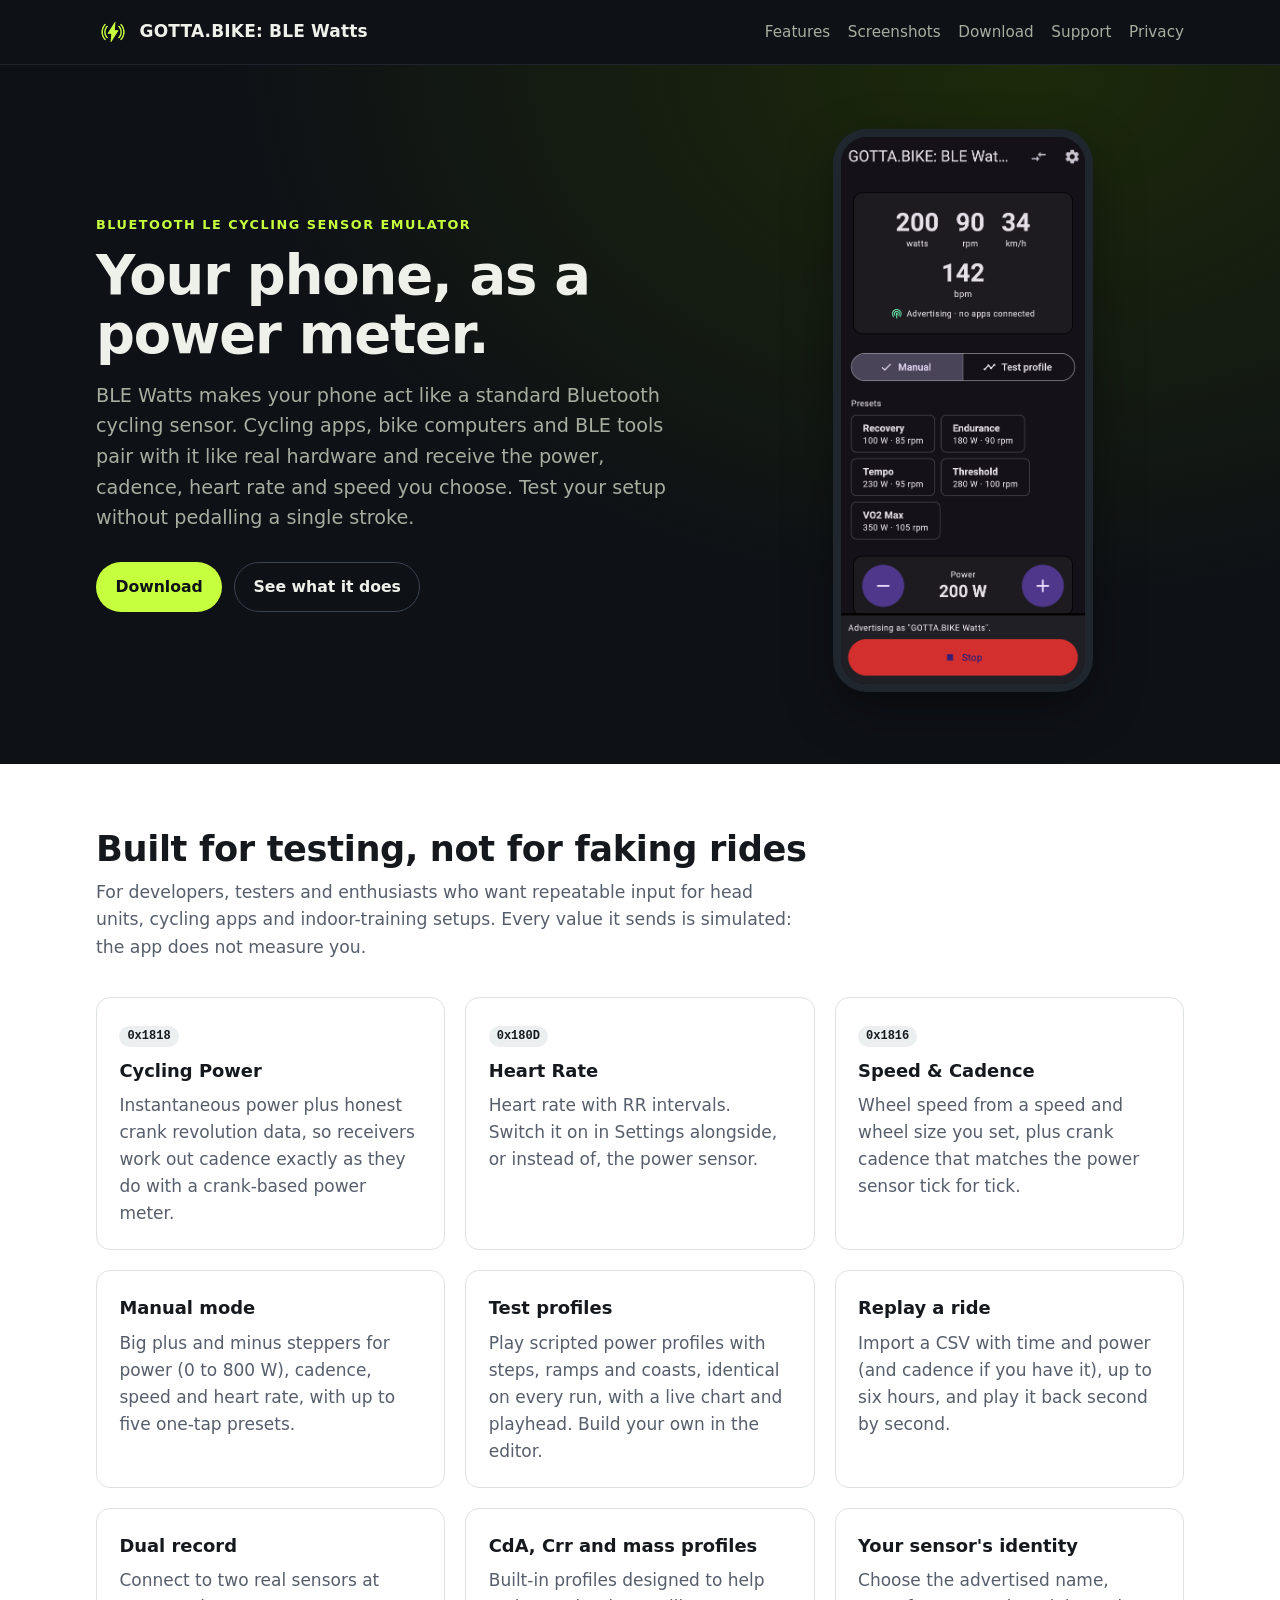
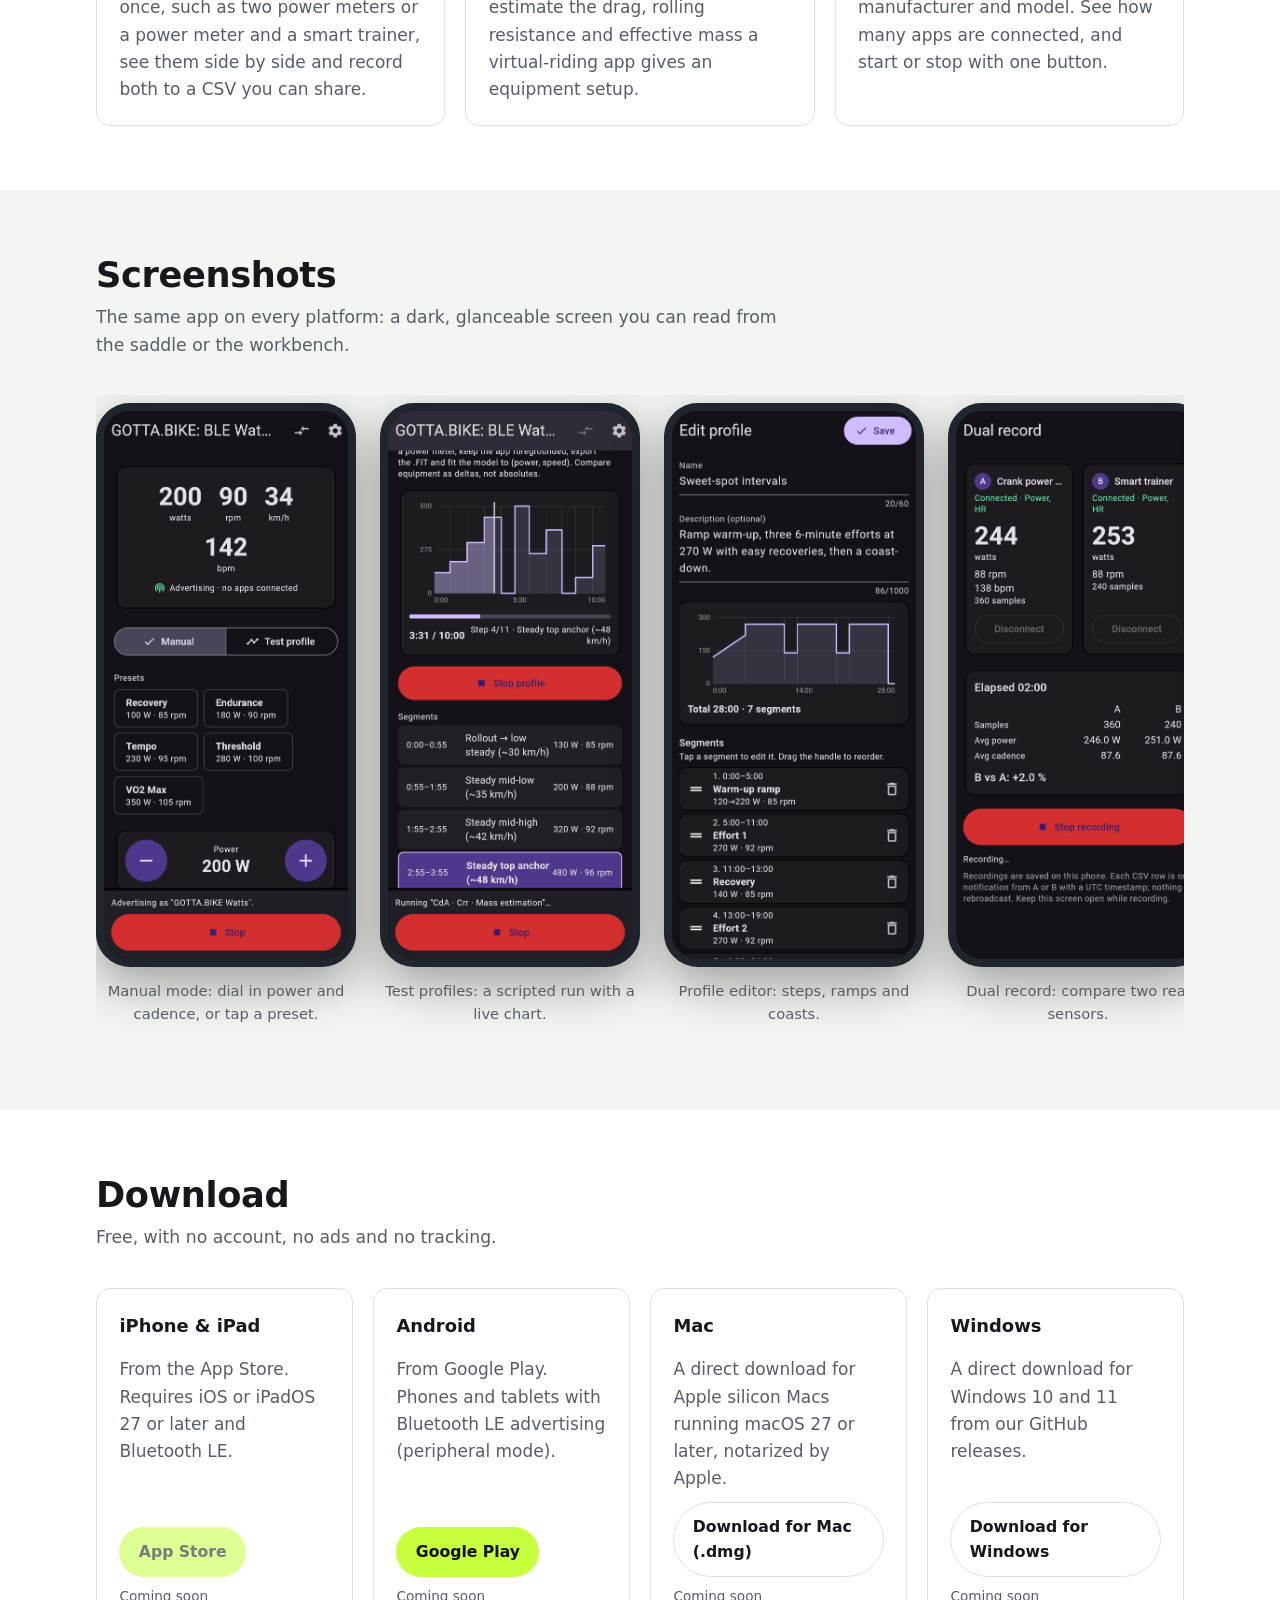
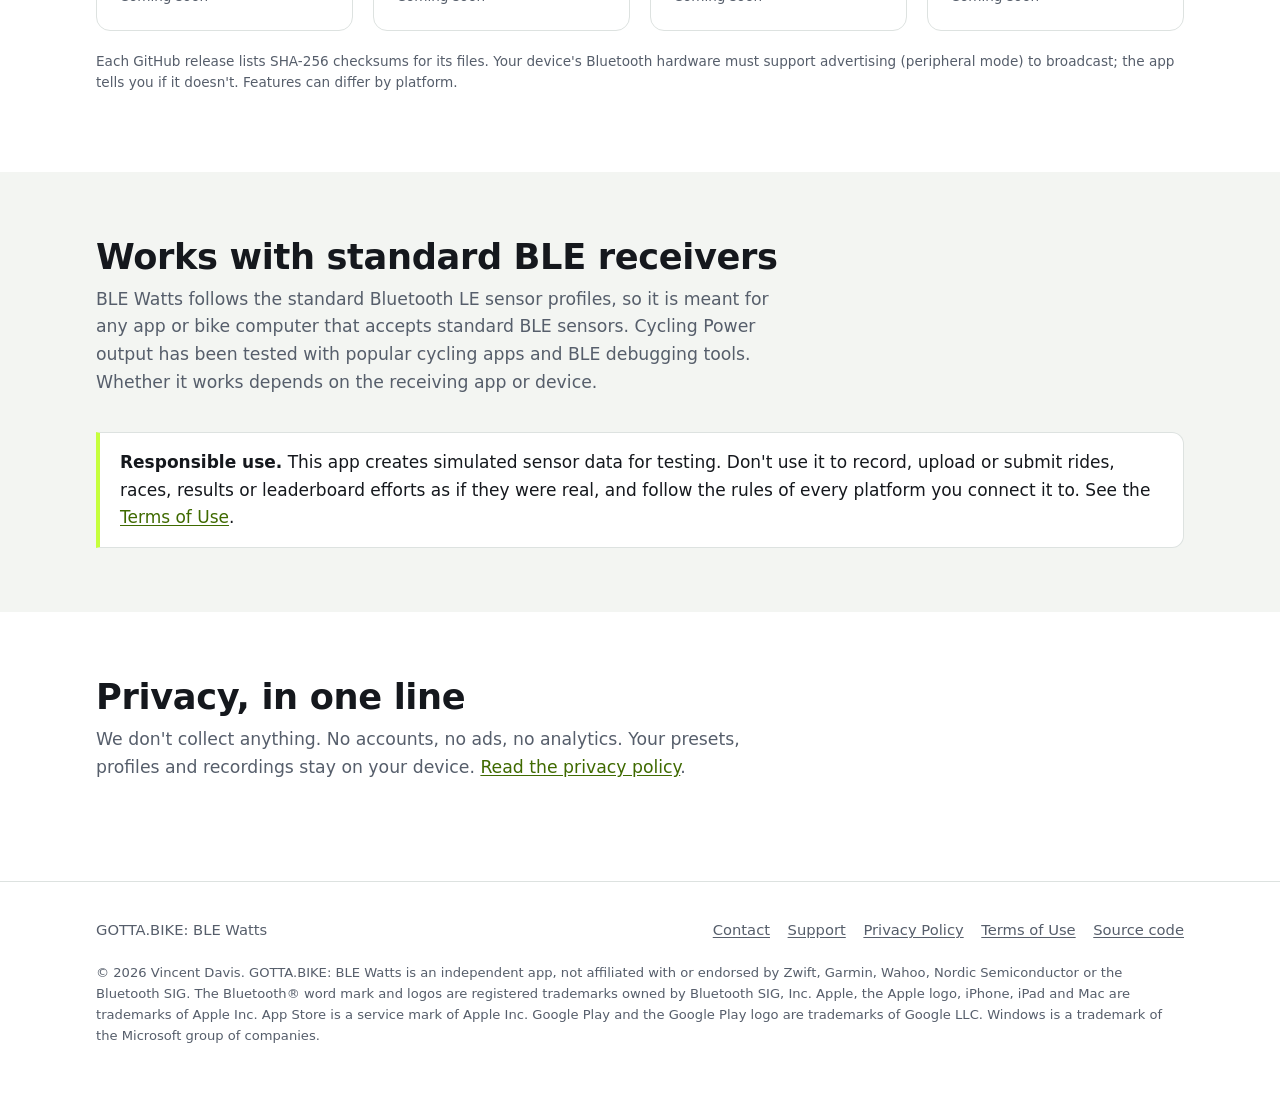
<file: website/index.html>
<!DOCTYPE html>
<html lang="en">
<head>
  <meta charset="utf-8">
  <meta name="viewport" content="width=device-width, initial-scale=1">
  <title>GOTTA.BIKE: BLE Watts</title>
  <meta name="description" content="Turn your phone into a Bluetooth LE cycling sensor. Broadcast simulated power, cadence, heart rate and speed to cycling apps and bike computers, or record two real sensors side by side.">
  <meta name="theme-color" content="#0e1116">
  <meta property="og:title" content="GOTTA.BIKE: BLE Watts">
  <meta property="og:description" content="A Bluetooth LE cycling sensor emulator for testing apps, head units and indoor-training setups.">
  <meta property="og:type" content="website">
  <meta property="og:image" content="https://ble.gotta.bike/assets/og-image.png">
  <link rel="canonical" href="https://ble.gotta.bike/">
  <link rel="icon" type="image/png" sizes="32x32" href="assets/favicon-32.png">
  <link rel="apple-touch-icon" href="assets/apple-touch-icon.png">
  <link rel="stylesheet" href="styles.css">
</head>
<body>
<a class="skip" href="#main">Skip to content</a>

<header class="site-header">
  <div class="wrap">
    <a class="brand" href="./"><img src="assets/icon-64.png" alt="" width="34" height="34">GOTTA.BIKE: BLE Watts</a>
    <nav class="nav" aria-label="Main">
      <a href="#features">Features</a>
      <a href="#screenshots">Screenshots</a>
      <a href="#download">Download</a>
      <a href="support.html">Support</a>
      <a href="privacy.html">Privacy</a>
    </nav>
  </div>
</header>

<main id="main">

<section class="hero">
  <div class="wrap">
    <div>
      <span class="eyebrow">Bluetooth LE cycling sensor emulator</span>
      <h1>Your phone, as a power meter.</h1>
      <p class="lead">BLE Watts makes your phone act like a standard Bluetooth cycling sensor. Cycling apps, bike computers and BLE tools pair with it like real hardware and receive the power, cadence, heart rate and speed you choose. Test your setup without pedalling a single stroke.</p>
      <div class="btn-row">
        <a class="btn btn-primary" href="#download">Download</a>
        <a class="btn btn-ghost" href="#features">See what it does</a>
      </div>
    </div>
    <div class="shot">
      <div class="phone"><img src="assets/screenshots/manual.png" alt="The main screen in Manual mode, with power and cadence steppers and preset chips" width="1080" height="2340"></div>
    </div>
  </div>
</section>

<section id="features">
  <div class="wrap">
    <h2>Built for testing, not for faking rides</h2>
    <p class="sub">For developers, testers and enthusiasts who want repeatable input for head units, cycling apps and indoor-training setups. Every value it sends is simulated: the app does not measure you.</p>

    <div class="grid grid-3">
      <div class="card">
        <span class="tag">0x1818</span>
        <h3>Cycling Power</h3>
        <p>Instantaneous power plus honest crank revolution data, so receivers work out cadence exactly as they do with a crank-based power meter.</p>
      </div>
      <div class="card">
        <span class="tag">0x180D</span>
        <h3>Heart Rate</h3>
        <p>Heart rate with RR intervals. Switch it on in Settings alongside, or instead of, the power sensor.</p>
      </div>
      <div class="card">
        <span class="tag">0x1816</span>
        <h3>Speed &amp; Cadence</h3>
        <p>Wheel speed from a speed and wheel size you set, plus crank cadence that matches the power sensor tick for tick.</p>
      </div>
      <div class="card">
        <h3>Manual mode</h3>
        <p>Big plus and minus steppers for power (0 to 800 W), cadence, speed and heart rate, with up to five one-tap presets.</p>
      </div>
      <div class="card">
        <h3>Test profiles</h3>
        <p>Play scripted power profiles with steps, ramps and coasts, identical on every run, with a live chart and playhead. Build your own in the editor.</p>
      </div>
      <div class="card">
        <h3>Replay a ride</h3>
        <p>Import a CSV with time and power (and cadence if you have it), up to six hours, and play it back second by second.</p>
      </div>
      <div class="card">
        <h3>Dual record</h3>
        <p>Connect to two real sensors at once, such as two power meters or a power meter and a smart trainer, see them side by side and record both to a CSV you can share.</p>
      </div>
      <div class="card">
        <h3>CdA, Crr and mass profiles</h3>
        <p>Built-in profiles designed to help estimate the drag, rolling resistance and effective mass a virtual-riding app gives an equipment setup.</p>
      </div>
      <div class="card">
        <h3>Your sensor's identity</h3>
        <p>Choose the advertised name, manufacturer and model. See how many apps are connected, and start or stop with one button.</p>
      </div>
    </div>
  </div>
</section>

<section id="screenshots" class="alt">
  <div class="wrap">
    <h2>Screenshots</h2>
    <p class="sub">The same app on every platform: a dark, glanceable screen you can read from the saddle or the workbench.</p>
    <div class="shots">
      <figure>
        <div class="phone"><img src="assets/screenshots/manual.png" alt="Manual mode: power and cadence steppers with preset chips" loading="lazy" width="1080" height="2340"></div>
        <figcaption>Manual mode: dial in power and cadence, or tap a preset.</figcaption>
      </figure>
      <figure>
        <div class="phone"><img src="assets/screenshots/test-profile.png" alt="Test-profile mode: a power-versus-time chart with a playhead" loading="lazy" width="1080" height="2340"></div>
        <figcaption>Test profiles: a scripted run with a live chart.</figcaption>
      </figure>
      <figure>
        <div class="phone"><img src="assets/screenshots/profile-editor.png" alt="The profile editor with a list of timed segments" loading="lazy" width="1080" height="2340"></div>
        <figcaption>Profile editor: steps, ramps and coasts.</figcaption>
      </figure>
      <figure>
        <div class="phone"><img src="assets/screenshots/dual-record.png" alt="Dual record: two sensor cards side by side with a comparison" loading="lazy" width="1080" height="2340"></div>
        <figcaption>Dual record: compare two real sensors.</figcaption>
      </figure>
      <figure>
        <div class="phone"><img src="assets/screenshots/settings.png" alt="Settings: sensor switches and device identity" loading="lazy" width="1080" height="2340"></div>
        <figcaption>Settings: choose sensors and the device name.</figcaption>
      </figure>
    </div>
  </div>
</section>

<section id="download">
  <div class="wrap">
    <h2>Download</h2>
    <p class="sub">Free, with no account, no ads and no tracking.</p>
    <div class="grid grid-4 dl">
      <div class="card">
        <h3>iPhone &amp; iPad</h3>
        <p>From the App Store. Requires iOS or iPadOS 27 or later and Bluetooth LE.</p>
        <span class="btn btn-primary btn-soon">App Store</span>
        <span class="status">Coming soon</span>
      </div>
      <div class="card">
        <h3>Android</h3>
        <p>From Google Play. Phones and tablets with Bluetooth LE advertising (peripheral mode).</p>
        <a class="btn btn-primary" href="https://play.google.com/store/apps/details?id=ble.make.bike.gotta">Google Play</a>
        <span class="status">Coming soon</span>
      </div>
      <div class="card">
        <h3>Mac</h3>
        <p>A direct download for Apple silicon Macs running macOS 27 or later, notarized by Apple.</p>
        <a class="btn btn-outline" href="https://github.com/vincentdavis/GOTTA.BIKE-BLE-Watts/releases/latest/download/gotta-bike-ble-watts-macos.dmg">Download for Mac (.dmg)</a>
        <span class="status">Coming soon</span>
      </div>
      <div class="card">
        <h3>Windows</h3>
        <p>A direct download for Windows 10 and 11 from our GitHub releases.</p>
        <a class="btn btn-outline" href="https://github.com/vincentdavis/GOTTA.BIKE-BLE-Watts/releases/latest">Download for Windows</a>
        <span class="status">Coming soon</span>
      </div>
    </div>
    <p class="status note-below">Each GitHub release lists SHA-256 checksums for its files. Your device's Bluetooth hardware must support advertising (peripheral mode) to broadcast; the app tells you if it doesn't. Features can differ by platform.</p>
  </div>
</section>

<section class="alt">
  <div class="wrap">
    <h2>Works with standard BLE receivers</h2>
    <p class="sub">BLE Watts follows the standard Bluetooth LE sensor profiles, so it is meant for any app or bike computer that accepts standard BLE sensors. Cycling Power output has been tested with popular cycling apps and BLE debugging tools. Whether it works depends on the receiving app or device.</p>
    <div class="notice">
      <p><strong>Responsible use.</strong> This app creates simulated sensor data for testing. Don't use it to record, upload or submit rides, races, results or leaderboard efforts as if they were real, and follow the rules of every platform you connect it to. See the <a href="terms.html">Terms of Use</a>.</p>
    </div>
  </div>
</section>

<section>
  <div class="wrap">
    <h2>Privacy, in one line</h2>
    <p class="sub">We don't collect anything. No accounts, no ads, no analytics. Your presets, profiles and recordings stay on your device. <a href="privacy.html">Read the privacy policy</a>.</p>
  </div>
</section>

</main>

<footer class="site-footer">
  <div class="wrap">
    <div class="cols">
      <div>GOTTA.BIKE: BLE Watts</div>
      <nav aria-label="Footer">
        <a href="mailto:ble-watts@gotta.bike">Contact</a>
        <a href="support.html">Support</a>
        <a href="privacy.html">Privacy Policy</a>
        <a href="terms.html">Terms of Use</a>
        <a href="https://github.com/vincentdavis/GOTTA.BIKE-BLE-Watts">Source code</a>
      </nav>
    </div>
    <p class="fine">© 2026 Vincent Davis. GOTTA.BIKE: BLE Watts is an independent app, not affiliated with or endorsed by Zwift, Garmin, Wahoo, Nordic Semiconductor or the Bluetooth SIG. The Bluetooth® word mark and logos are registered trademarks owned by Bluetooth SIG, Inc. Apple, the Apple logo, iPhone, iPad and Mac are trademarks of Apple Inc. App Store is a service mark of Apple Inc. Google Play and the Google Play logo are trademarks of Google LLC. Windows is a trademark of the Microsoft group of companies.</p>
  </div>
</footer>
</body>
</html>
</file>
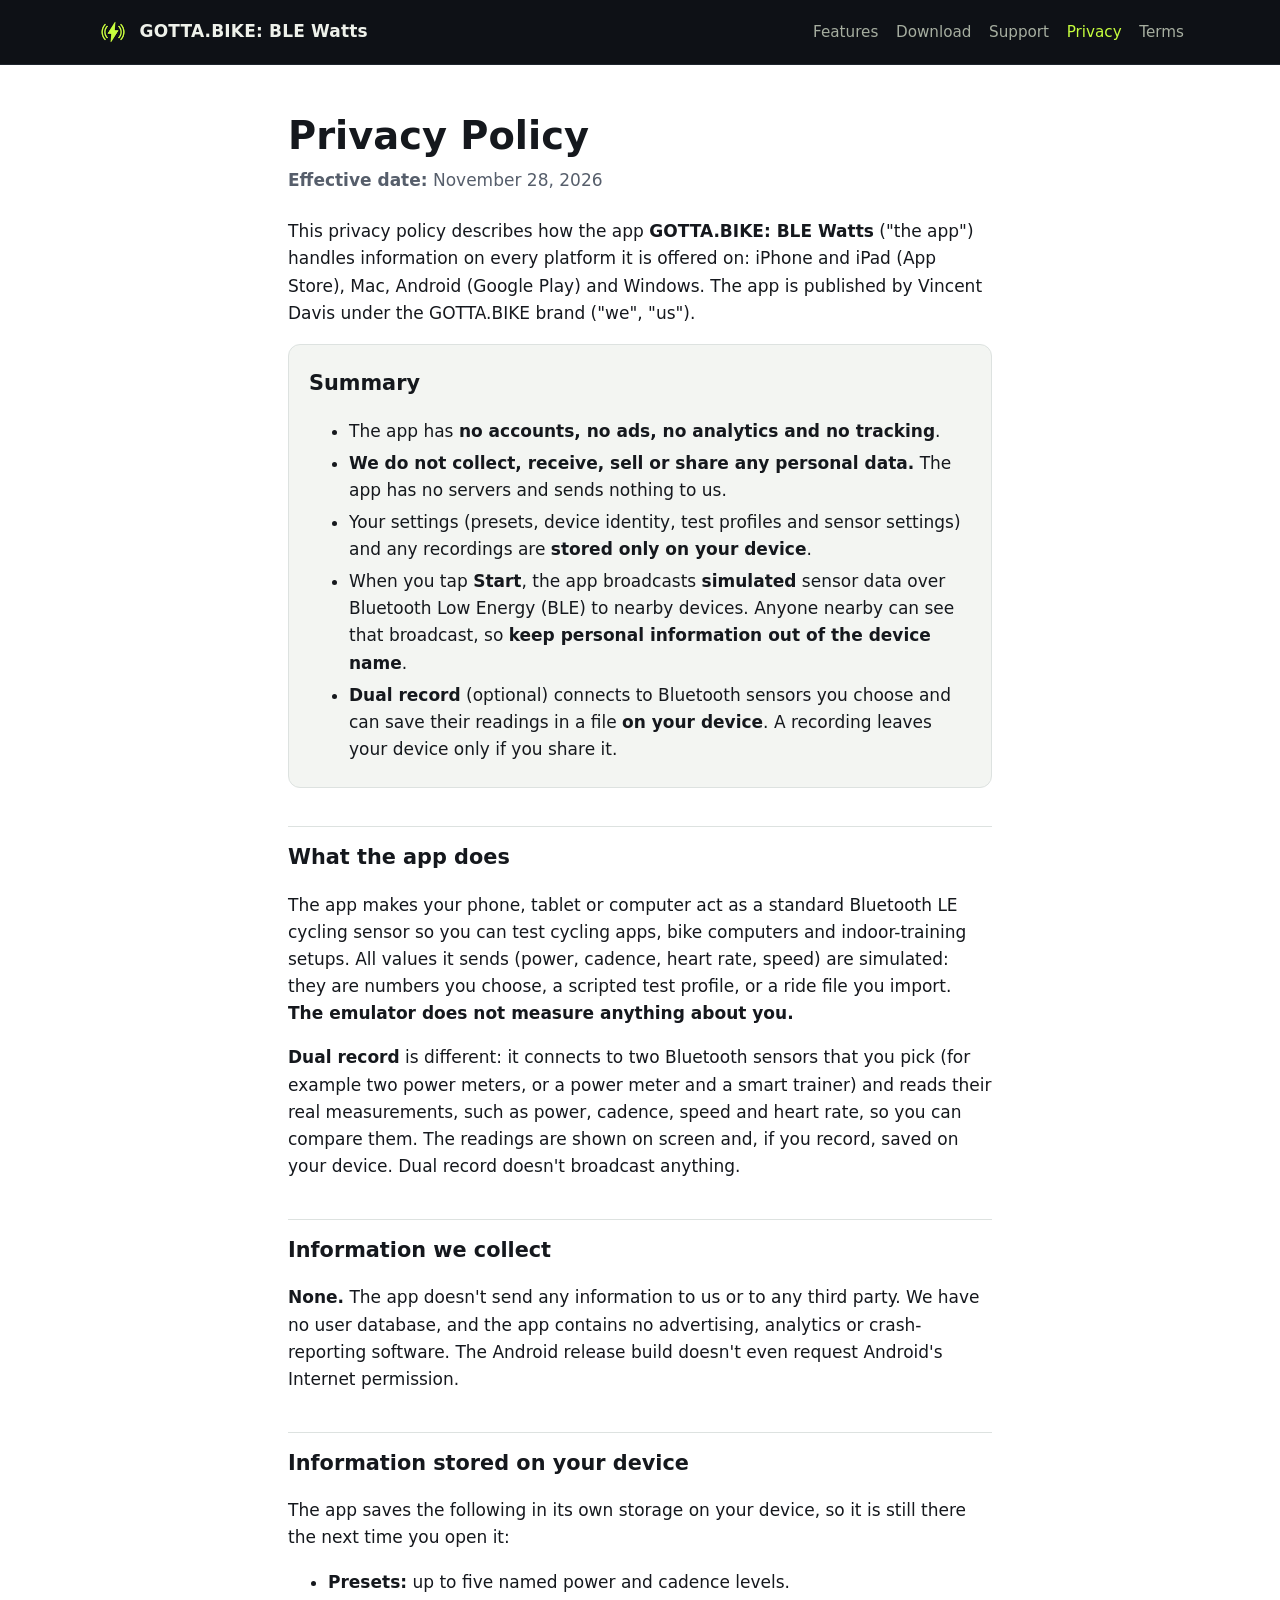
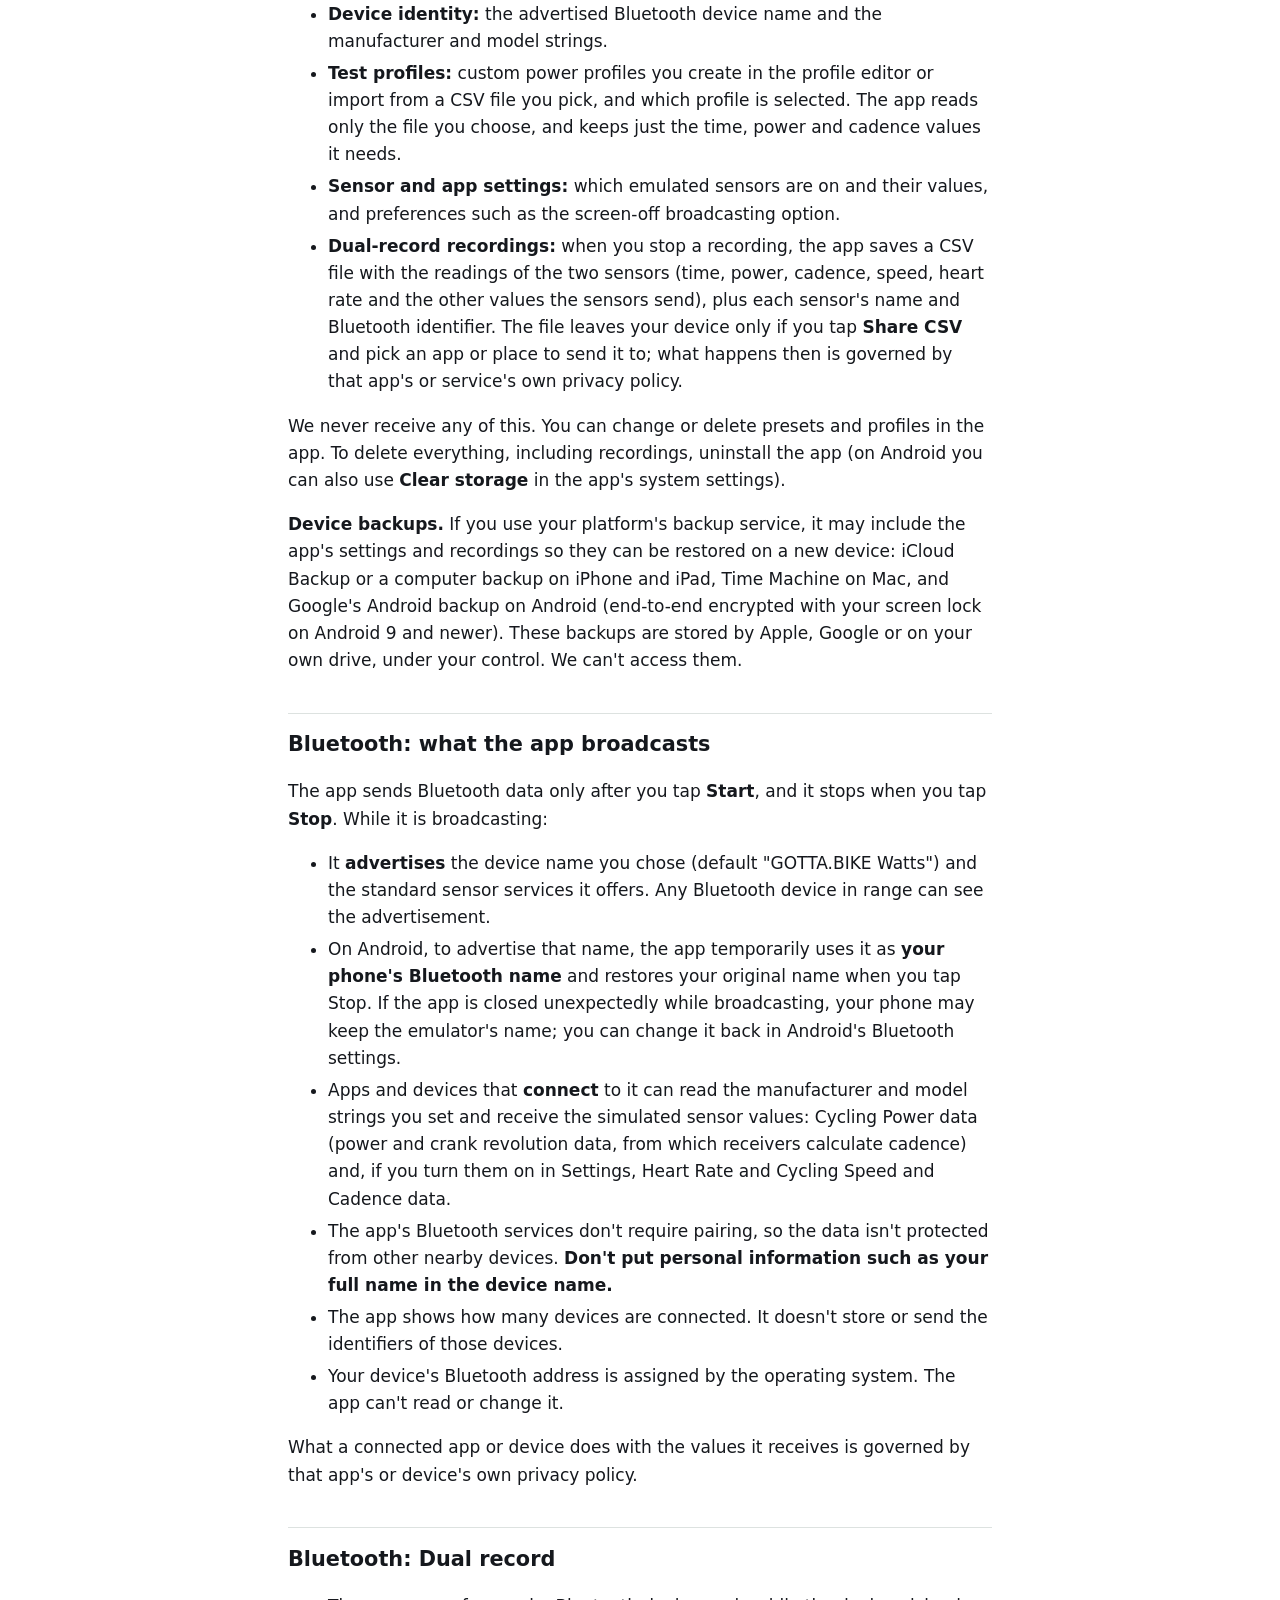
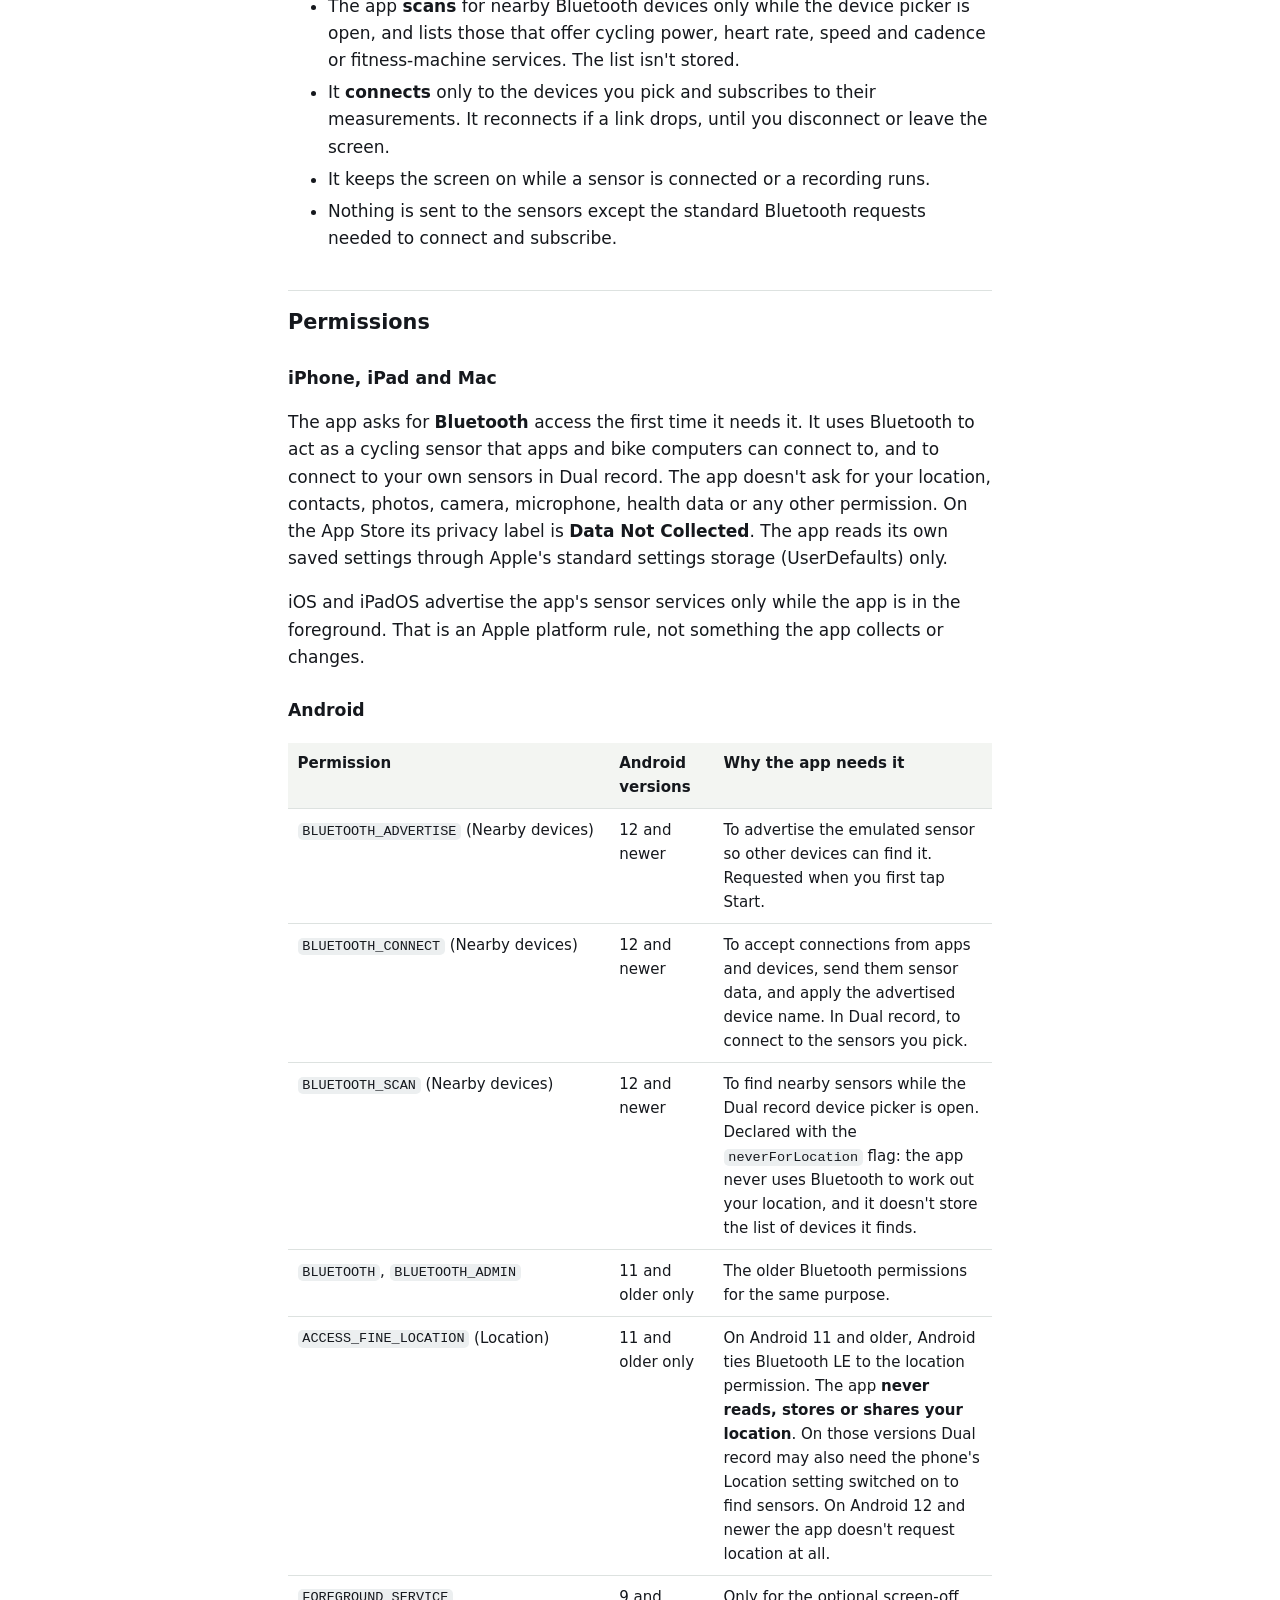
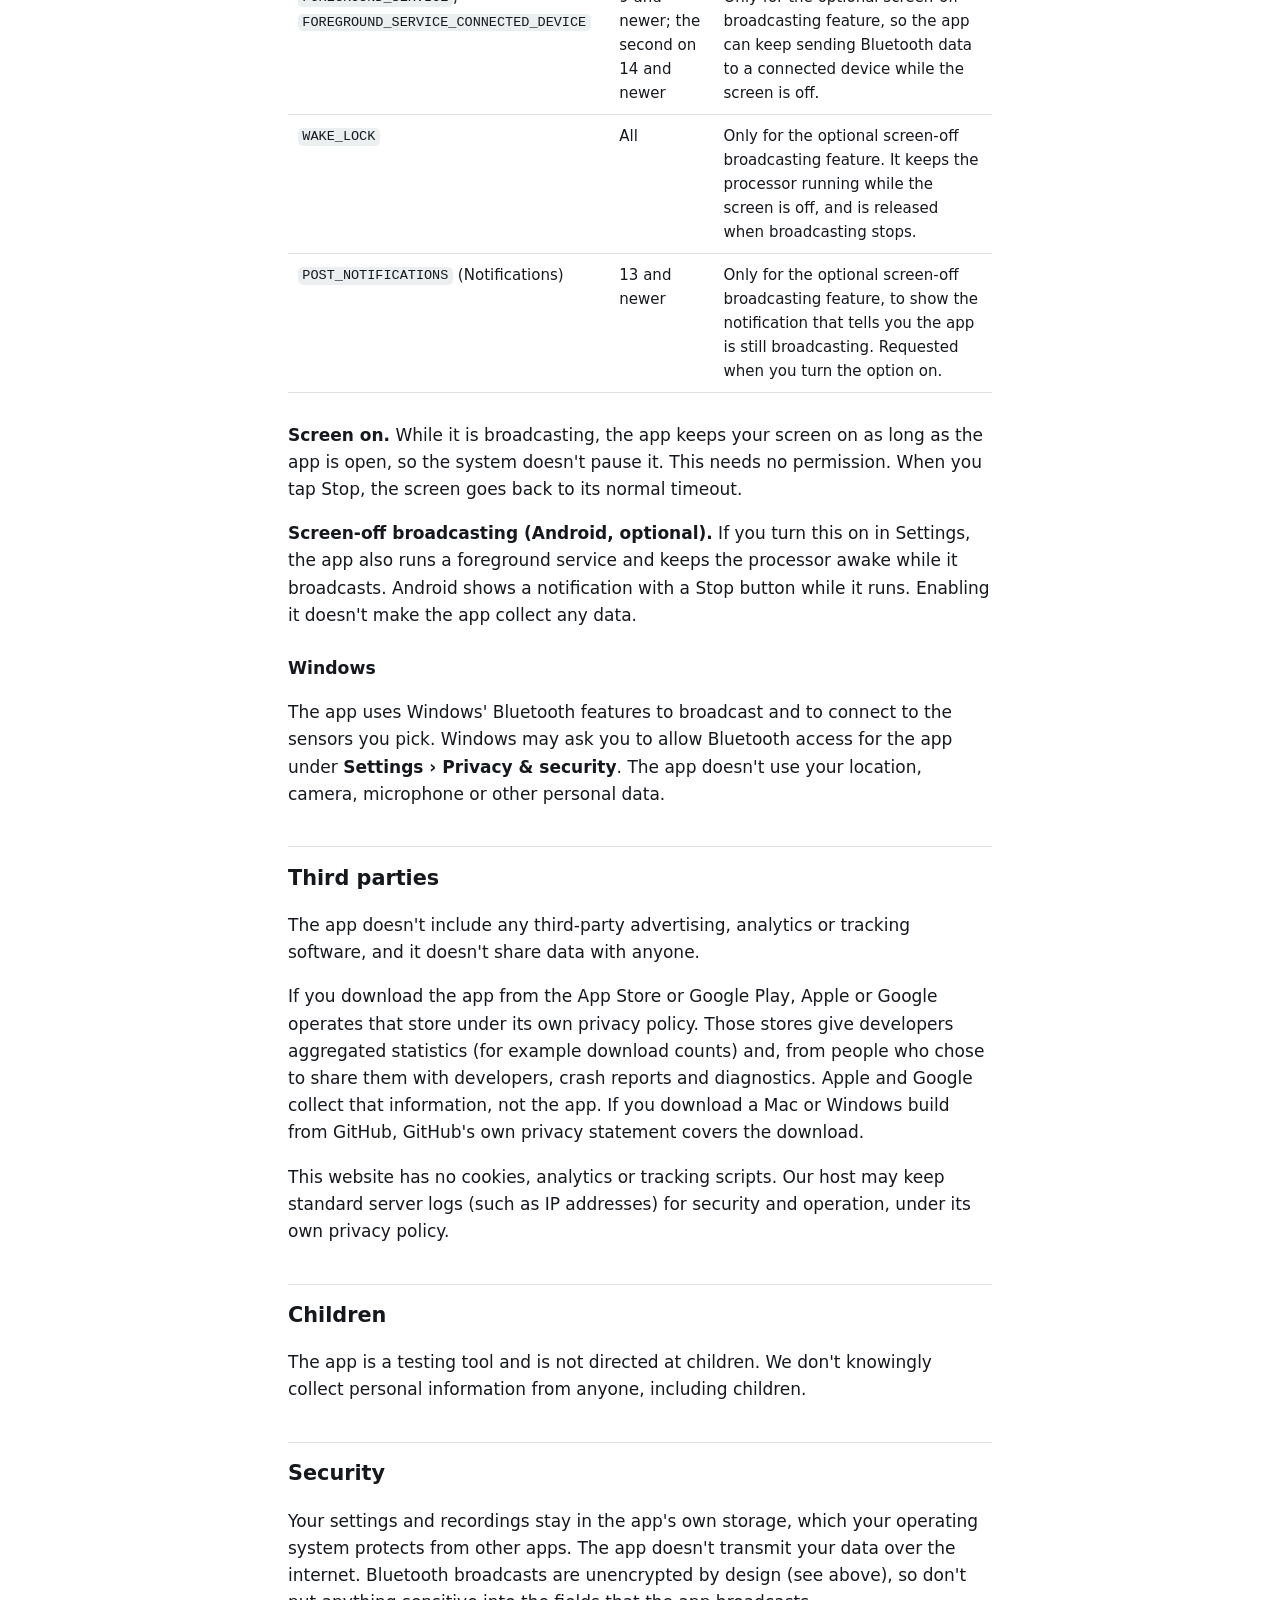
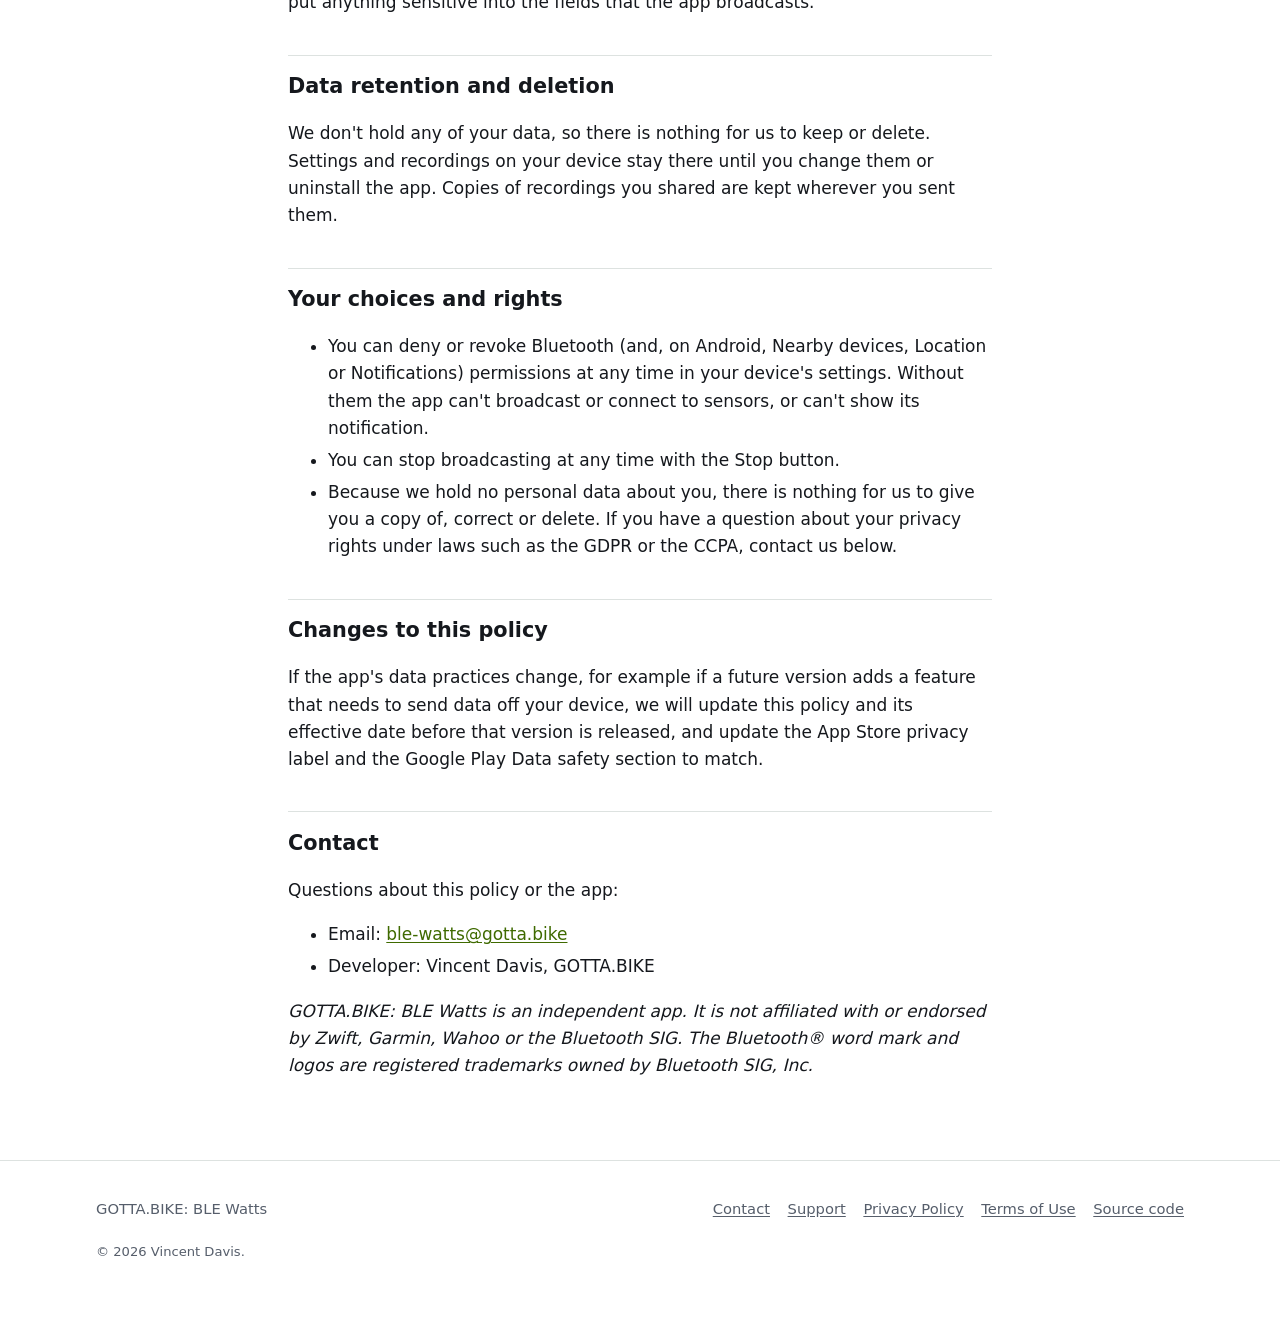
<file: website/privacy.html>
<!DOCTYPE html>
<!--
  Privacy policy for GOTTA.BIKE: BLE Watts on every platform.
  This page is the hosted policy: link it from App Store Connect (Privacy
  Policy URL), Play Console (App content > Privacy policy) and from inside
  the app. Keep store/privacy-policy.md in sync with it.

  Owner notes (not shown on the page):
  - Replace every bracketed placeholder before publishing; the build check
    (tool/check_website.sh) refuses to deploy while any remain.
  - Re-check the Android permission table against the merged release
    manifest, and the Apple section against ios/Runner/PrivacyInfo.xcprivacy,
    before each release (store/release-checklist.md).
  - The Mac and Windows sections describe the planned desktop builds.
    Re-check them once those builds exist (storage paths, permissions).
-->
<html lang="en">
<head>
  <meta charset="utf-8">
  <meta name="viewport" content="width=device-width, initial-scale=1">
  <title>Privacy Policy: GOTTA.BIKE: BLE Watts</title>
  <meta name="description" content="Privacy policy for GOTTA.BIKE: BLE Watts. No accounts, no ads, no analytics; no personal data collected or shared.">
  <meta name="theme-color" content="#0e1116">
  <link rel="canonical" href="https://ble.gotta.bike/privacy">
  <link rel="icon" type="image/png" sizes="32x32" href="assets/favicon-32.png">
  <link rel="apple-touch-icon" href="assets/apple-touch-icon.png">
  <link rel="stylesheet" href="styles.css">
</head>
<body>
<a class="skip" href="#main">Skip to content</a>

<header class="site-header">
  <div class="wrap">
    <a class="brand" href="./"><img src="assets/icon-64.png" alt="" width="34" height="34">GOTTA.BIKE: BLE Watts</a>
    <nav class="nav" aria-label="Main">
      <a href="./#features">Features</a>
      <a href="./#download">Download</a>
      <a href="support.html">Support</a>
      <a href="privacy.html" aria-current="page">Privacy</a>
      <a href="terms.html">Terms</a>
    </nav>
  </div>
</header>

<main id="main" class="prose">
  <h1>Privacy Policy</h1>
  <p class="meta"><strong>Effective date:</strong> November 28, 2026</p>

  <p>This privacy policy describes how the app <strong>GOTTA.BIKE: BLE Watts</strong> ("the app") handles information on every platform it is offered on: iPhone and iPad (App Store), Mac, Android (Google Play) and Windows. The app is published by Vincent Davis under the GOTTA.BIKE brand ("we", "us").</p>

  <div class="summary">
    <h2 id="summary" class="summary-title">Summary</h2>
    <ul>
      <li>The app has <strong>no accounts, no ads, no analytics and no tracking</strong>.</li>
      <li><strong>We do not collect, receive, sell or share any personal data.</strong> The app has no servers and sends nothing to us.</li>
      <li>Your settings (presets, device identity, test profiles and sensor settings) and any recordings are <strong>stored only on your device</strong>.</li>
      <li>When you tap <strong>Start</strong>, the app broadcasts <strong>simulated</strong> sensor data over Bluetooth Low Energy (BLE) to nearby devices. Anyone nearby can see that broadcast, so <strong>keep personal information out of the device name</strong>.</li>
      <li><strong>Dual record</strong> (optional) connects to Bluetooth sensors you choose and can save their readings in a file <strong>on your device</strong>. A recording leaves your device only if you share it.</li>
    </ul>
  </div>

  <h2 id="what">What the app does</h2>
  <p>The app makes your phone, tablet or computer act as a standard Bluetooth LE cycling sensor so you can test cycling apps, bike computers and indoor-training setups. All values it sends (power, cadence, heart rate, speed) are simulated: they are numbers you choose, a scripted test profile, or a ride file you import. <strong>The emulator does not measure anything about you.</strong></p>
  <p><strong>Dual record</strong> is different: it connects to two Bluetooth sensors that you pick (for example two power meters, or a power meter and a smart trainer) and reads their real measurements, such as power, cadence, speed and heart rate, so you can compare them. The readings are shown on screen and, if you record, saved on your device. Dual record doesn't broadcast anything.</p>

  <h2 id="collect">Information we collect</h2>
  <p><strong>None.</strong> The app doesn't send any information to us or to any third party. We have no user database, and the app contains no advertising, analytics or crash-reporting software. The Android release build doesn't even request Android's Internet permission.</p>

  <h2 id="device">Information stored on your device</h2>
  <p>The app saves the following in its own storage on your device, so it is still there the next time you open it:</p>
  <ul>
    <li><strong>Presets:</strong> up to five named power and cadence levels.</li>
    <li><strong>Device identity:</strong> the advertised Bluetooth device name and the manufacturer and model strings.</li>
    <li><strong>Test profiles:</strong> custom power profiles you create in the profile editor or import from a CSV file you pick, and which profile is selected. The app reads only the file you choose, and keeps just the time, power and cadence values it needs.</li>
    <li><strong>Sensor and app settings:</strong> which emulated sensors are on and their values, and preferences such as the screen-off broadcasting option.</li>
    <li><strong>Dual-record recordings:</strong> when you stop a recording, the app saves a CSV file with the readings of the two sensors (time, power, cadence, speed, heart rate and the other values the sensors send), plus each sensor's name and Bluetooth identifier. The file leaves your device only if you tap <strong>Share CSV</strong> and pick an app or place to send it to; what happens then is governed by that app's or service's own privacy policy.</li>
  </ul>
  <p>We never receive any of this. You can change or delete presets and profiles in the app. To delete everything, including recordings, uninstall the app (on Android you can also use <strong>Clear storage</strong> in the app's system settings).</p>
  <p><strong>Device backups.</strong> If you use your platform's backup service, it may include the app's settings and recordings so they can be restored on a new device: iCloud Backup or a computer backup on iPhone and iPad, Time Machine on Mac, and Google's Android backup on Android (end-to-end encrypted with your screen lock on Android 9 and newer). These backups are stored by Apple, Google or on your own drive, under your control. We can't access them.</p>

  <h2 id="broadcast">Bluetooth: what the app broadcasts</h2>
  <p>The app sends Bluetooth data only after you tap <strong>Start</strong>, and it stops when you tap <strong>Stop</strong>. While it is broadcasting:</p>
  <ul>
    <li>It <strong>advertises</strong> the device name you chose (default "GOTTA.BIKE Watts") and the standard sensor services it offers. Any Bluetooth device in range can see the advertisement.</li>
    <li>On Android, to advertise that name, the app temporarily uses it as <strong>your phone's Bluetooth name</strong> and restores your original name when you tap Stop. If the app is closed unexpectedly while broadcasting, your phone may keep the emulator's name; you can change it back in Android's Bluetooth settings.</li>
    <li>Apps and devices that <strong>connect</strong> to it can read the manufacturer and model strings you set and receive the simulated sensor values: Cycling Power data (power and crank revolution data, from which receivers calculate cadence) and, if you turn them on in Settings, Heart Rate and Cycling Speed and Cadence data.</li>
    <li>The app's Bluetooth services don't require pairing, so the data isn't protected from other nearby devices. <strong>Don't put personal information such as your full name in the device name.</strong></li>
    <li>The app shows how many devices are connected. It doesn't store or send the identifiers of those devices.</li>
    <li>Your device's Bluetooth address is assigned by the operating system. The app can't read or change it.</li>
  </ul>
  <p>What a connected app or device does with the values it receives is governed by that app's or device's own privacy policy.</p>

  <h2 id="dual">Bluetooth: Dual record</h2>
  <ul>
    <li>The app <strong>scans</strong> for nearby Bluetooth devices only while the device picker is open, and lists those that offer cycling power, heart rate, speed and cadence or fitness-machine services. The list isn't stored.</li>
    <li>It <strong>connects</strong> only to the devices you pick and subscribes to their measurements. It reconnects if a link drops, until you disconnect or leave the screen.</li>
    <li>It keeps the screen on while a sensor is connected or a recording runs.</li>
    <li>Nothing is sent to the sensors except the standard Bluetooth requests needed to connect and subscribe.</li>
  </ul>

  <h2 id="permissions">Permissions</h2>

  <h3>iPhone, iPad and Mac</h3>
  <p>The app asks for <strong>Bluetooth</strong> access the first time it needs it. It uses Bluetooth to act as a cycling sensor that apps and bike computers can connect to, and to connect to your own sensors in Dual record. The app doesn't ask for your location, contacts, photos, camera, microphone, health data or any other permission. On the App Store its privacy label is <strong>Data Not Collected</strong>. The app reads its own saved settings through Apple's standard settings storage (UserDefaults) only.</p>
  <p>iOS and iPadOS advertise the app's sensor services only while the app is in the foreground. That is an Apple platform rule, not something the app collects or changes.</p>

  <h3>Android</h3>
  <div class="table-wrap">
  <table>
    <thead><tr><th>Permission</th><th>Android versions</th><th>Why the app needs it</th></tr></thead>
    <tbody>
      <tr><td><code>BLUETOOTH_ADVERTISE</code> (Nearby devices)</td><td>12 and newer</td><td>To advertise the emulated sensor so other devices can find it. Requested when you first tap Start.</td></tr>
      <tr><td><code>BLUETOOTH_CONNECT</code> (Nearby devices)</td><td>12 and newer</td><td>To accept connections from apps and devices, send them sensor data, and apply the advertised device name. In Dual record, to connect to the sensors you pick.</td></tr>
      <tr><td><code>BLUETOOTH_SCAN</code> (Nearby devices)</td><td>12 and newer</td><td>To find nearby sensors while the Dual record device picker is open. Declared with the <code>neverForLocation</code> flag: the app never uses Bluetooth to work out your location, and it doesn't store the list of devices it finds.</td></tr>
      <tr><td><code>BLUETOOTH</code>, <code>BLUETOOTH_ADMIN</code></td><td>11 and older only</td><td>The older Bluetooth permissions for the same purpose.</td></tr>
      <tr><td><code>ACCESS_FINE_LOCATION</code> (Location)</td><td>11 and older only</td><td>On Android 11 and older, Android ties Bluetooth LE to the location permission. The app <strong>never reads, stores or shares your location</strong>. On those versions Dual record may also need the phone's Location setting switched on to find sensors. On Android 12 and newer the app doesn't request location at all.</td></tr>
      <tr><td><code>FOREGROUND_SERVICE</code>, <code>FOREGROUND_SERVICE_CONNECTED_DEVICE</code></td><td>9 and newer; the second on 14 and newer</td><td>Only for the optional screen-off broadcasting feature, so the app can keep sending Bluetooth data to a connected device while the screen is off.</td></tr>
      <tr><td><code>WAKE_LOCK</code></td><td>All</td><td>Only for the optional screen-off broadcasting feature. It keeps the processor running while the screen is off, and is released when broadcasting stops.</td></tr>
      <tr><td><code>POST_NOTIFICATIONS</code> (Notifications)</td><td>13 and newer</td><td>Only for the optional screen-off broadcasting feature, to show the notification that tells you the app is still broadcasting. Requested when you turn the option on.</td></tr>
    </tbody>
  </table>
  </div>
  <p><strong>Screen on.</strong> While it is broadcasting, the app keeps your screen on as long as the app is open, so the system doesn't pause it. This needs no permission. When you tap Stop, the screen goes back to its normal timeout.</p>
  <p><strong>Screen-off broadcasting (Android, optional).</strong> If you turn this on in Settings, the app also runs a foreground service and keeps the processor awake while it broadcasts. Android shows a notification with a Stop button while it runs. Enabling it doesn't make the app collect any data.</p>

  <h3>Windows</h3>
  <p>The app uses Windows' Bluetooth features to broadcast and to connect to the sensors you pick. Windows may ask you to allow Bluetooth access for the app under <strong>Settings › Privacy &amp; security</strong>. The app doesn't use your location, camera, microphone or other personal data.</p>

  <h2 id="third">Third parties</h2>
  <p>The app doesn't include any third-party advertising, analytics or tracking software, and it doesn't share data with anyone.</p>
  <p>If you download the app from the App Store or Google Play, Apple or Google operates that store under its own privacy policy. Those stores give developers aggregated statistics (for example download counts) and, from people who chose to share them with developers, crash reports and diagnostics. Apple and Google collect that information, not the app. If you download a Mac or Windows build from GitHub, GitHub's own privacy statement covers the download.</p>
  <p>This website has no cookies, analytics or tracking scripts. Our host may keep standard server logs (such as IP addresses) for security and operation, under its own privacy policy.</p>

  <h2 id="children">Children</h2>
  <p>The app is a testing tool and is not directed at children. We don't knowingly collect personal information from anyone, including children.</p>

  <h2 id="security">Security</h2>
  <p>Your settings and recordings stay in the app's own storage, which your operating system protects from other apps. The app doesn't transmit your data over the internet. Bluetooth broadcasts are unencrypted by design (see above), so don't put anything sensitive into the fields that the app broadcasts.</p>

  <h2 id="retention">Data retention and deletion</h2>
  <p>We don't hold any of your data, so there is nothing for us to keep or delete. Settings and recordings on your device stay there until you change them or uninstall the app. Copies of recordings you shared are kept wherever you sent them.</p>

  <h2 id="rights">Your choices and rights</h2>
  <ul>
    <li>You can deny or revoke Bluetooth (and, on Android, Nearby devices, Location or Notifications) permissions at any time in your device's settings. Without them the app can't broadcast or connect to sensors, or can't show its notification.</li>
    <li>You can stop broadcasting at any time with the Stop button.</li>
    <li>Because we hold no personal data about you, there is nothing for us to give you a copy of, correct or delete. If you have a question about your privacy rights under laws such as the GDPR or the CCPA, contact us below.</li>
  </ul>

  <h2 id="changes">Changes to this policy</h2>
  <p>If the app's data practices change, for example if a future version adds a feature that needs to send data off your device, we will update this policy and its effective date before that version is released, and update the App Store privacy label and the Google Play Data safety section to match.</p>

  <h2 id="contact">Contact</h2>
  <p>Questions about this policy or the app:</p>
  <ul>
    <li>Email: <a href="mailto:ble-watts@gotta.bike">ble-watts@gotta.bike</a></li>
    <li>Developer: Vincent Davis, GOTTA.BIKE</li>
  </ul>

  <p><em>GOTTA.BIKE: BLE Watts is an independent app. It is not affiliated with or endorsed by Zwift, Garmin, Wahoo or the Bluetooth SIG. The Bluetooth® word mark and logos are registered trademarks owned by Bluetooth SIG, Inc.</em></p>
</main>

<footer class="site-footer">
  <div class="wrap">
    <div class="cols">
      <div>GOTTA.BIKE: BLE Watts</div>
      <nav aria-label="Footer">
        <a href="mailto:ble-watts@gotta.bike">Contact</a>
        <a href="support.html">Support</a>
        <a href="privacy.html">Privacy Policy</a>
        <a href="terms.html">Terms of Use</a>
        <a href="https://github.com/vincentdavis/GOTTA.BIKE-BLE-Watts">Source code</a>
      </nav>
    </div>
    <p class="fine">© 2026 Vincent Davis.</p>
  </div>
</footer>
</body>
</html>
</file>
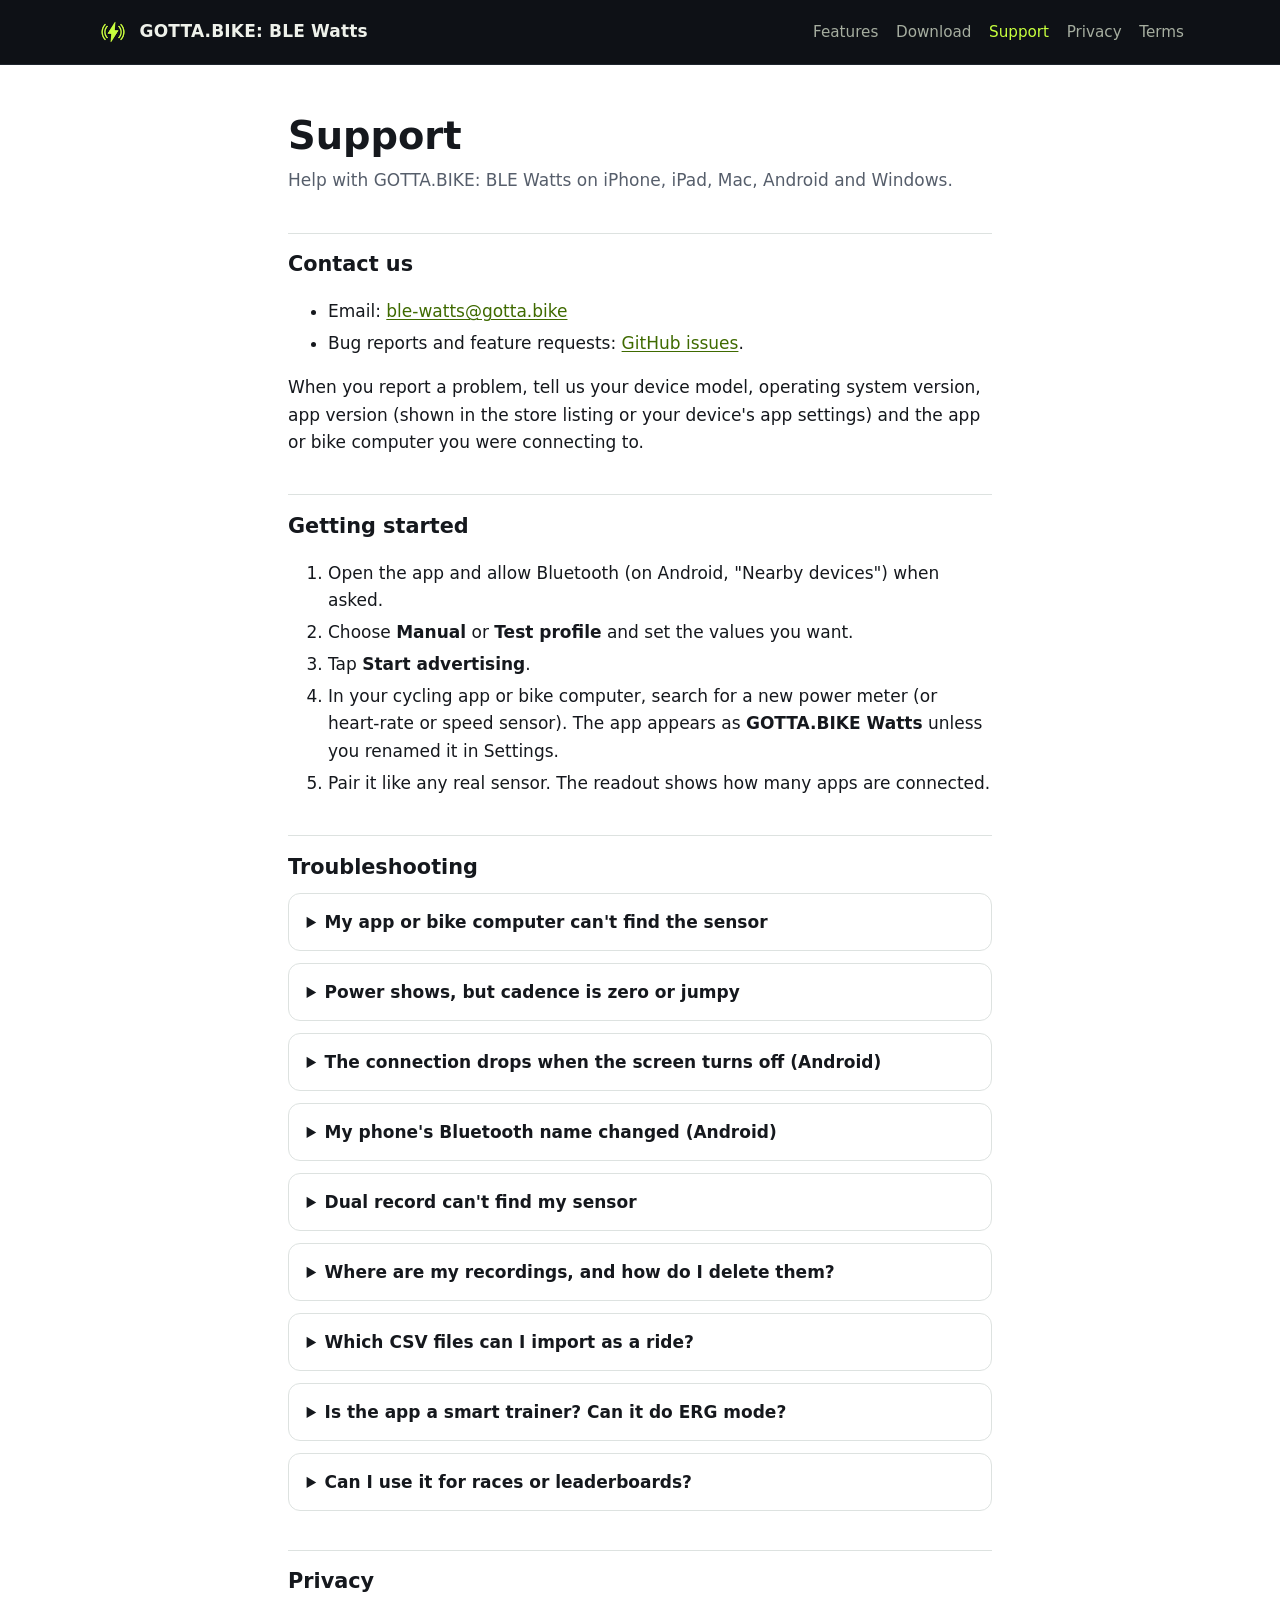
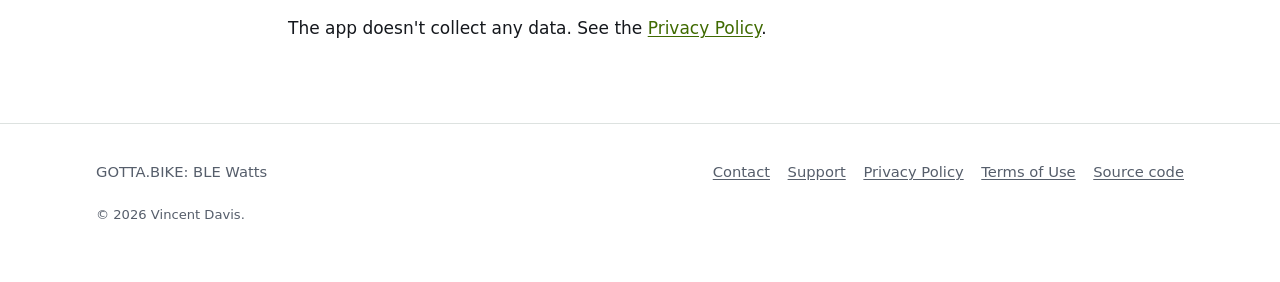
<file: website/support.html>
<!DOCTYPE html>
<!--
  Support page: the App Store "Support URL" and the Play listing website.
  Apple requires the Support URL to lead to real contact information.
  Replace every bracketed placeholder before publishing.
-->
<html lang="en">
<head>
  <meta charset="utf-8">
  <meta name="viewport" content="width=device-width, initial-scale=1">
  <title>Support: GOTTA.BIKE: BLE Watts</title>
  <meta name="description" content="Help, troubleshooting and contact details for GOTTA.BIKE: BLE Watts.">
  <meta name="theme-color" content="#0e1116">
  <link rel="canonical" href="https://ble.gotta.bike/support">
  <link rel="icon" type="image/png" sizes="32x32" href="assets/favicon-32.png">
  <link rel="apple-touch-icon" href="assets/apple-touch-icon.png">
  <link rel="stylesheet" href="styles.css">
</head>
<body>
<a class="skip" href="#main">Skip to content</a>

<header class="site-header">
  <div class="wrap">
    <a class="brand" href="./"><img src="assets/icon-64.png" alt="" width="34" height="34">GOTTA.BIKE: BLE Watts</a>
    <nav class="nav" aria-label="Main">
      <a href="./#features">Features</a>
      <a href="./#download">Download</a>
      <a href="support.html" aria-current="page">Support</a>
      <a href="privacy.html">Privacy</a>
      <a href="terms.html">Terms</a>
    </nav>
  </div>
</header>

<main id="main" class="prose">
  <h1>Support</h1>
  <p class="meta">Help with GOTTA.BIKE: BLE Watts on iPhone, iPad, Mac, Android and Windows.</p>

  <h2 id="contact">Contact us</h2>
  <ul>
    <li>Email: <a href="mailto:ble-watts@gotta.bike">ble-watts@gotta.bike</a></li>
    <li>Bug reports and feature requests: <a href="https://github.com/vincentdavis/GOTTA.BIKE-BLE-Watts/issues">GitHub issues</a>.</li>
  </ul>
  <p>When you report a problem, tell us your device model, operating system version, app version (shown in the store listing or your device's app settings) and the app or bike computer you were connecting to.</p>

  <h2 id="start">Getting started</h2>
  <ol>
    <li>Open the app and allow Bluetooth (on Android, "Nearby devices") when asked.</li>
    <li>Choose <strong>Manual</strong> or <strong>Test profile</strong> and set the values you want.</li>
    <li>Tap <strong>Start advertising</strong>.</li>
    <li>In your cycling app or bike computer, search for a new power meter (or heart-rate or speed sensor). The app appears as <strong>GOTTA.BIKE Watts</strong> unless you renamed it in Settings.</li>
    <li>Pair it like any real sensor. The readout shows how many apps are connected.</li>
  </ol>

  <h2 id="faq">Troubleshooting</h2>

  <details>
    <summary>My app or bike computer can't find the sensor</summary>
    <ul>
      <li>Make sure you tapped <strong>Start advertising</strong> and the status says it is broadcasting.</li>
      <li>On iPhone and iPad, keep the app in the foreground. iOS only advertises sensor services while the app is on screen.</li>
      <li>Search for the right sensor type: Cycling Power, Heart Rate or Speed &amp; Cadence must be switched on in <strong>Settings › Sensors</strong>.</li>
      <li>Some receivers remember a sensor by name or address. Remove an old pairing and search again.</li>
      <li>If the app says your device doesn't support Bluetooth advertising (peripheral mode), its Bluetooth hardware can't broadcast. Dual record still works.</li>
    </ul>
  </details>

  <details>
    <summary>Power shows, but cadence is zero or jumpy</summary>
    <p>Receivers work out cadence from crank revolution data rather than reading a number, so they need a few seconds of updates. Make sure cadence is above zero and give it a few seconds. If you stop and start often, re-pair the sensor.</p>
  </details>

  <details>
    <summary>The connection drops when the screen turns off (Android)</summary>
    <p>Android pauses apps when the screen turns off. The app keeps the screen on while broadcasting. To keep broadcasting with the screen off or while you use other apps, turn on <strong>Settings › Keep broadcasting with screen off</strong>; Android then shows a notification with a Stop button.</p>
  </details>

  <details>
    <summary>My phone's Bluetooth name changed (Android)</summary>
    <p>On Android the app advertises its name by temporarily renaming your phone's Bluetooth adapter, and restores it when you tap Stop. If the app closed unexpectedly while broadcasting, change the name back in Android's Bluetooth settings.</p>
  </details>

  <details>
    <summary>Dual record can't find my sensor</summary>
    <ul>
      <li>Wake the sensor up (spin the cranks, put on the heart-rate strap).</li>
      <li>Disconnect it from other apps or head units first: many sensors accept only one or two connections.</li>
      <li>On Android 11 and older, switch on the phone's Location setting while scanning. The app never reads your location.</li>
      <li>Dual record isn't available while the app is broadcasting. Stop broadcasting first.</li>
    </ul>
  </details>

  <details>
    <summary>Where are my recordings, and how do I delete them?</summary>
    <p>Recordings are saved in the app's own storage on your device. Use <strong>Share CSV</strong> to send one to another app, Files, email or cloud storage. Uninstalling the app removes them.</p>
  </details>

  <details>
    <summary>Which CSV files can I import as a ride?</summary>
    <p>Any CSV with a time column (seconds, <code>m:ss</code> or <code>h:mm:ss</code>) and a power column, optionally cadence, up to six hours. Files without a header are read as time, power, cadence. Dual record CSVs work too: pick device A or B. FIT files aren't supported yet.</p>
  </details>

  <details>
    <summary>Is the app a smart trainer? Can it do ERG mode?</summary>
    <p>No. It is a sensor emulator: it sends values but doesn't accept resistance or ERG commands.</p>
  </details>

  <details>
    <summary>Can I use it for races or leaderboards?</summary>
    <p>No. The data is simulated. Use it for testing only, keep test activities off leaderboards and follow the rules of every platform you connect it to. See the <a href="terms.html">Terms of Use</a>.</p>
  </details>

  <h2 id="privacy">Privacy</h2>
  <p>The app doesn't collect any data. See the <a href="privacy.html">Privacy Policy</a>.</p>
</main>

<footer class="site-footer">
  <div class="wrap">
    <div class="cols">
      <div>GOTTA.BIKE: BLE Watts</div>
      <nav aria-label="Footer">
        <a href="mailto:ble-watts@gotta.bike">Contact</a>
        <a href="support.html">Support</a>
        <a href="privacy.html">Privacy Policy</a>
        <a href="terms.html">Terms of Use</a>
        <a href="https://github.com/vincentdavis/GOTTA.BIKE-BLE-Watts">Source code</a>
      </nav>
    </div>
    <p class="fine">© 2026 Vincent Davis.</p>
  </div>
</footer>
</body>
</html>
</file>
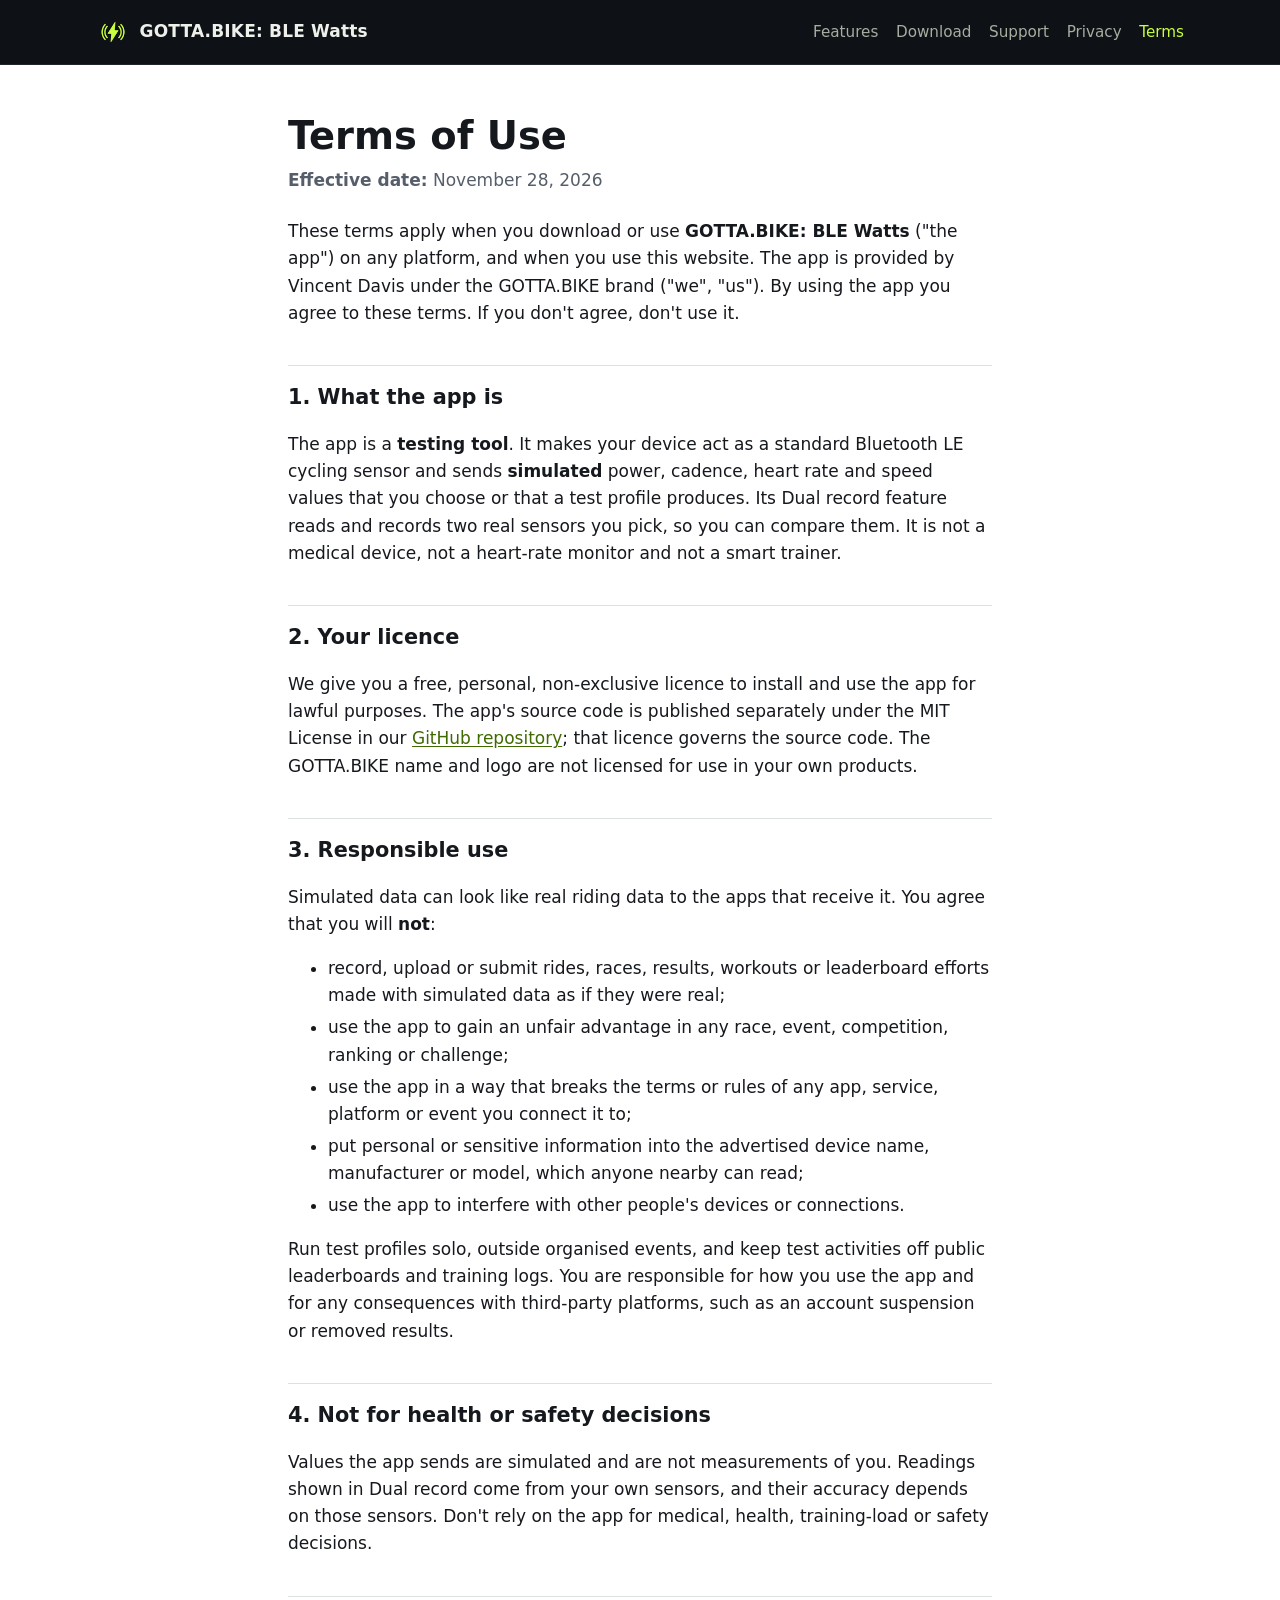
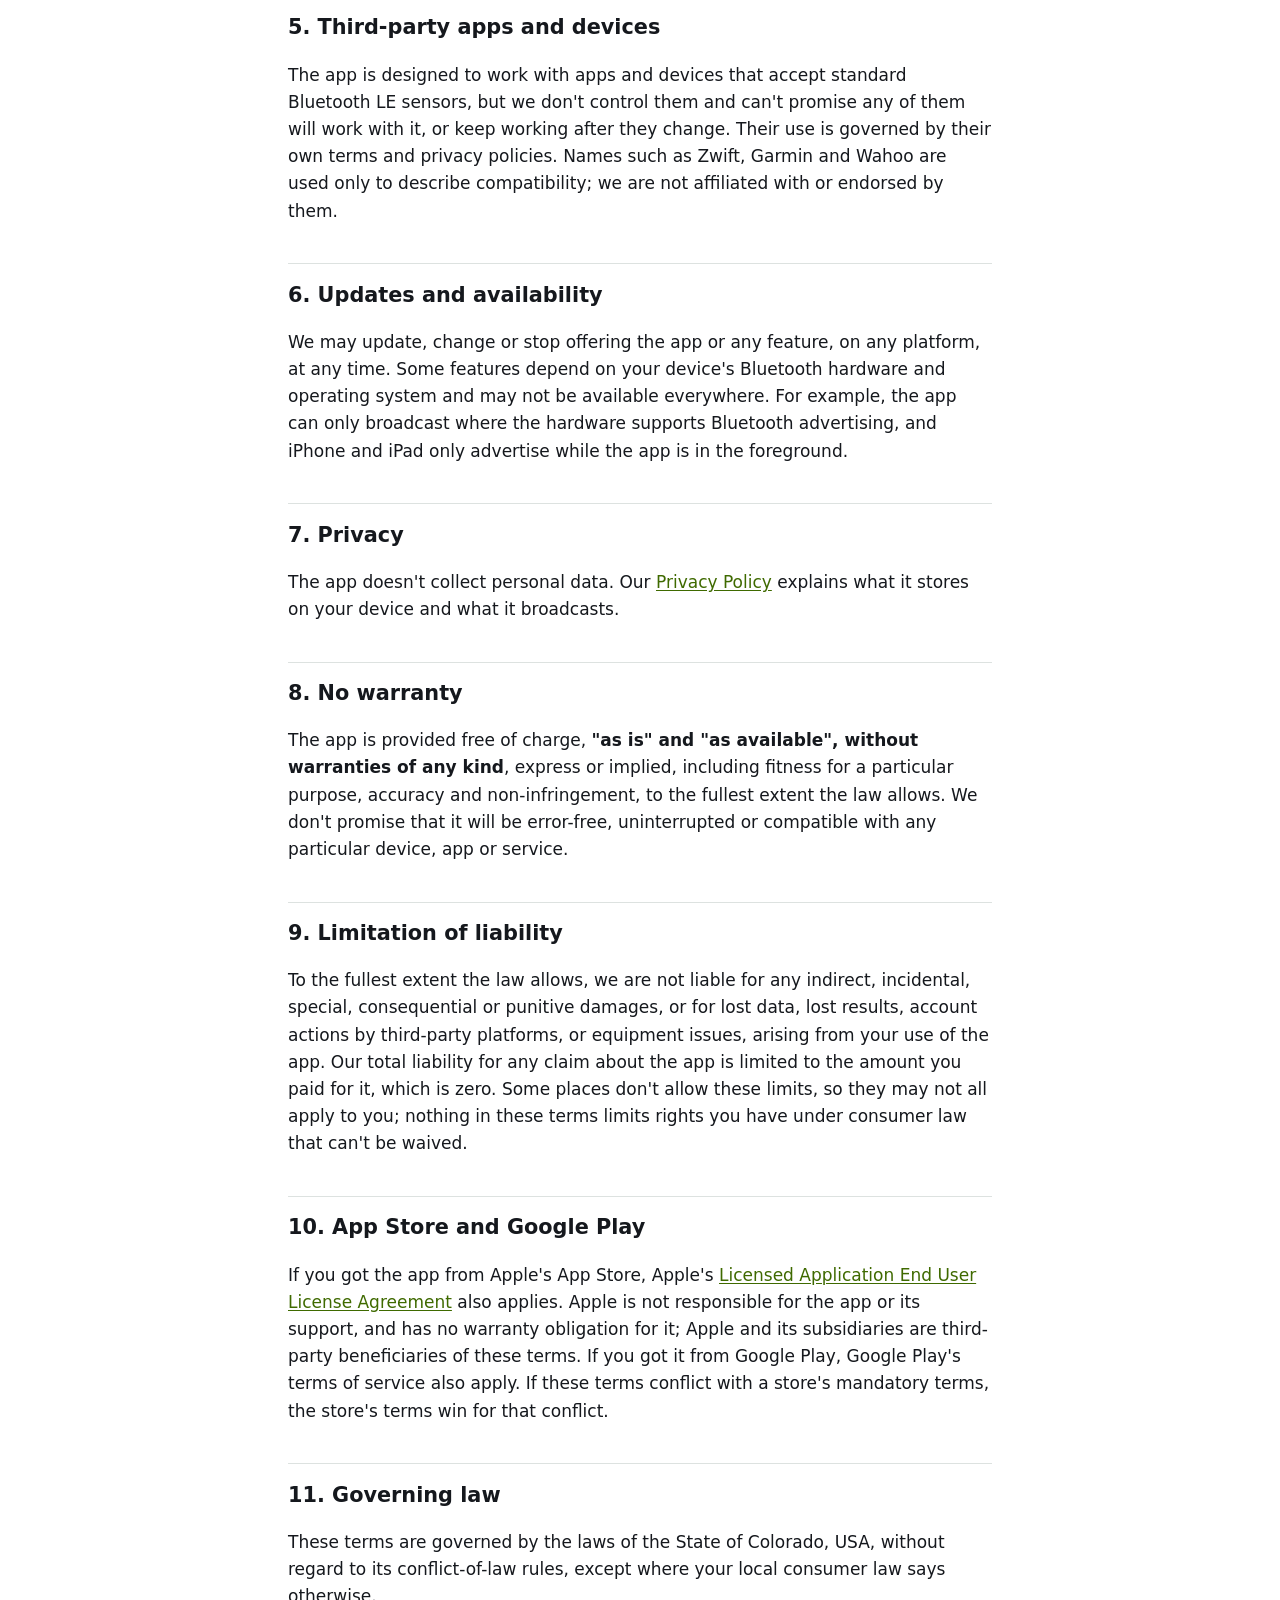
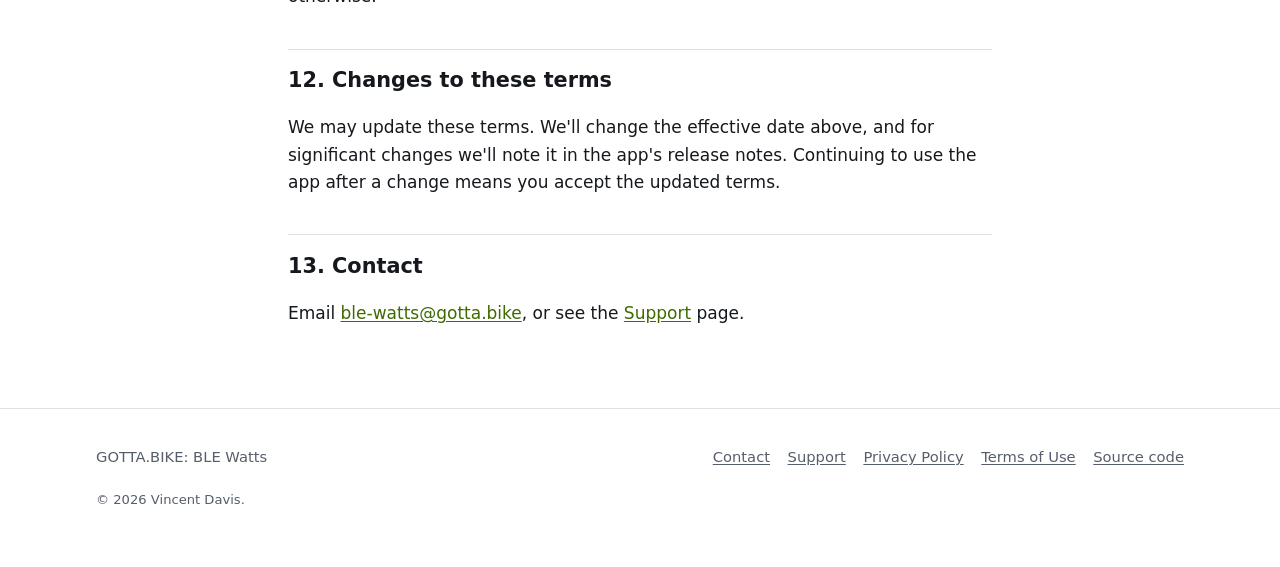
<file: website/terms.html>
<!DOCTYPE html>
<!--
  Terms of Use for GOTTA.BIKE: BLE Watts. Plain-language terms written for a
  free, offline testing tool. Not legal advice: have them reviewed if the
  app becomes paid, adds accounts or sends data off the device.
  Replace every bracketed placeholder before publishing.
  The App Store uses Apple's standard EULA unless a custom one is uploaded;
  section 10 points to it, so these terms can sit alongside it.
-->
<html lang="en">
<head>
  <meta charset="utf-8">
  <meta name="viewport" content="width=device-width, initial-scale=1">
  <title>Terms of Use: GOTTA.BIKE: BLE Watts</title>
  <meta name="description" content="Terms of Use for GOTTA.BIKE: BLE Watts, a Bluetooth LE cycling sensor emulator for testing.">
  <meta name="theme-color" content="#0e1116">
  <link rel="canonical" href="https://ble.gotta.bike/terms">
  <link rel="icon" type="image/png" sizes="32x32" href="assets/favicon-32.png">
  <link rel="apple-touch-icon" href="assets/apple-touch-icon.png">
  <link rel="stylesheet" href="styles.css">
</head>
<body>
<a class="skip" href="#main">Skip to content</a>

<header class="site-header">
  <div class="wrap">
    <a class="brand" href="./"><img src="assets/icon-64.png" alt="" width="34" height="34">GOTTA.BIKE: BLE Watts</a>
    <nav class="nav" aria-label="Main">
      <a href="./#features">Features</a>
      <a href="./#download">Download</a>
      <a href="support.html">Support</a>
      <a href="privacy.html">Privacy</a>
      <a href="terms.html" aria-current="page">Terms</a>
    </nav>
  </div>
</header>

<main id="main" class="prose">
  <h1>Terms of Use</h1>
  <p class="meta"><strong>Effective date:</strong> November 28, 2026</p>

  <p>These terms apply when you download or use <strong>GOTTA.BIKE: BLE Watts</strong> ("the app") on any platform, and when you use this website. The app is provided by Vincent Davis under the GOTTA.BIKE brand ("we", "us"). By using the app you agree to these terms. If you don't agree, don't use it.</p>

  <h2 id="what">1. What the app is</h2>
  <p>The app is a <strong>testing tool</strong>. It makes your device act as a standard Bluetooth LE cycling sensor and sends <strong>simulated</strong> power, cadence, heart rate and speed values that you choose or that a test profile produces. Its Dual record feature reads and records two real sensors you pick, so you can compare them. It is not a medical device, not a heart-rate monitor and not a smart trainer.</p>

  <h2 id="licence">2. Your licence</h2>
  <p>We give you a free, personal, non-exclusive licence to install and use the app for lawful purposes. The app's source code is published separately under the MIT License in our <a href="https://github.com/vincentdavis/GOTTA.BIKE-BLE-Watts">GitHub repository</a>; that licence governs the source code. The GOTTA.BIKE name and logo are not licensed for use in your own products.</p>

  <h2 id="responsible">3. Responsible use</h2>
  <p>Simulated data can look like real riding data to the apps that receive it. You agree that you will <strong>not</strong>:</p>
  <ul>
    <li>record, upload or submit rides, races, results, workouts or leaderboard efforts made with simulated data as if they were real;</li>
    <li>use the app to gain an unfair advantage in any race, event, competition, ranking or challenge;</li>
    <li>use the app in a way that breaks the terms or rules of any app, service, platform or event you connect it to;</li>
    <li>put personal or sensitive information into the advertised device name, manufacturer or model, which anyone nearby can read;</li>
    <li>use the app to interfere with other people's devices or connections.</li>
  </ul>
  <p>Run test profiles solo, outside organised events, and keep test activities off public leaderboards and training logs. You are responsible for how you use the app and for any consequences with third-party platforms, such as an account suspension or removed results.</p>

  <h2 id="health">4. Not for health or safety decisions</h2>
  <p>Values the app sends are simulated and are not measurements of you. Readings shown in Dual record come from your own sensors, and their accuracy depends on those sensors. Don't rely on the app for medical, health, training-load or safety decisions.</p>

  <h2 id="third">5. Third-party apps and devices</h2>
  <p>The app is designed to work with apps and devices that accept standard Bluetooth LE sensors, but we don't control them and can't promise any of them will work with it, or keep working after they change. Their use is governed by their own terms and privacy policies. Names such as Zwift, Garmin and Wahoo are used only to describe compatibility; we are not affiliated with or endorsed by them.</p>

  <h2 id="availability">6. Updates and availability</h2>
  <p>We may update, change or stop offering the app or any feature, on any platform, at any time. Some features depend on your device's Bluetooth hardware and operating system and may not be available everywhere. For example, the app can only broadcast where the hardware supports Bluetooth advertising, and iPhone and iPad only advertise while the app is in the foreground.</p>

  <h2 id="privacy">7. Privacy</h2>
  <p>The app doesn't collect personal data. Our <a href="privacy.html">Privacy Policy</a> explains what it stores on your device and what it broadcasts.</p>

  <h2 id="warranty">8. No warranty</h2>
  <p>The app is provided free of charge, <strong>"as is" and "as available", without warranties of any kind</strong>, express or implied, including fitness for a particular purpose, accuracy and non-infringement, to the fullest extent the law allows. We don't promise that it will be error-free, uninterrupted or compatible with any particular device, app or service.</p>

  <h2 id="liability">9. Limitation of liability</h2>
  <p>To the fullest extent the law allows, we are not liable for any indirect, incidental, special, consequential or punitive damages, or for lost data, lost results, account actions by third-party platforms, or equipment issues, arising from your use of the app. Our total liability for any claim about the app is limited to the amount you paid for it, which is zero. Some places don't allow these limits, so they may not all apply to you; nothing in these terms limits rights you have under consumer law that can't be waived.</p>

  <h2 id="stores">10. App Store and Google Play</h2>
  <p>If you got the app from Apple's App Store, Apple's <a href="https://www.apple.com/legal/internet-services/itunes/dev/stdeula/">Licensed Application End User License Agreement</a> also applies. Apple is not responsible for the app or its support, and has no warranty obligation for it; Apple and its subsidiaries are third-party beneficiaries of these terms. If you got it from Google Play, Google Play's terms of service also apply. If these terms conflict with a store's mandatory terms, the store's terms win for that conflict.</p>

  <h2 id="law">11. Governing law</h2>
  <p>These terms are governed by the laws of the State of Colorado, USA, without regard to its conflict-of-law rules, except where your local consumer law says otherwise.</p>

  <h2 id="changes">12. Changes to these terms</h2>
  <p>We may update these terms. We'll change the effective date above, and for significant changes we'll note it in the app's release notes. Continuing to use the app after a change means you accept the updated terms.</p>

  <h2 id="contact">13. Contact</h2>
  <p>Email <a href="mailto:ble-watts@gotta.bike">ble-watts@gotta.bike</a>, or see the <a href="support.html">Support</a> page.</p>
</main>

<footer class="site-footer">
  <div class="wrap">
    <div class="cols">
      <div>GOTTA.BIKE: BLE Watts</div>
      <nav aria-label="Footer">
        <a href="mailto:ble-watts@gotta.bike">Contact</a>
        <a href="support.html">Support</a>
        <a href="privacy.html">Privacy Policy</a>
        <a href="terms.html">Terms of Use</a>
        <a href="https://github.com/vincentdavis/GOTTA.BIKE-BLE-Watts">Source code</a>
      </nav>
    </div>
    <p class="fine">© 2026 Vincent Davis.</p>
  </div>
</footer>
</body>
</html>
</file>
<file: website/styles.css>
/*
  GOTTA.BIKE: BLE Watts website. One shared stylesheet, no external fonts,
  scripts or trackers. Colours follow the app icon: lime on near-black.
*/
:root {
  --bg: #ffffff;
  --bg-alt: #f3f5f2;
  --fg: #15181d;
  --muted: #565e6b;
  --rule: #dde2e0;
  --panel: #ffffff;
  --accent: #3f6a00;          /* lime, darkened for contrast on white */
  --accent-strong: #2f5000;
  --accent-bg: #c6ff3d;       /* the icon's lime */
  --accent-fg: #0e1116;
  --hero-bg: #0e1116;
  --hero-fg: #eef1ea;
  --hero-muted: #a6aea0;
  --code-bg: #eceff0;
  --ph-bg: #fff3b0;
  --ph-fg: #5a4600;
  --radius: 14px;
  --maxw: 70rem;
  color-scheme: light dark;
}
@media (prefers-color-scheme: dark) {
  :root {
    --bg: #0e1116;
    --bg-alt: #141920;
    --fg: #e8ebe4;
    --muted: #a3aba0;
    --rule: #262d36;
    --panel: #161b22;
    --accent: #c6ff3d;
    --accent-strong: #d8ff7a;
    --accent-bg: #c6ff3d;
    --accent-fg: #0e1116;
    --hero-bg: #090b0f;
    --code-bg: #1d242d;
    --ph-bg: #4a3d00;
    --ph-fg: #ffe680;
  }
}

* { box-sizing: border-box; }
html { -webkit-text-size-adjust: 100%; scroll-behavior: smooth; }
body {
  margin: 0;
  background: var(--bg);
  color: var(--fg);
  font: 17px/1.6 system-ui, -apple-system, "Segoe UI", Roboto, "Helvetica Neue", Arial, sans-serif;
}
img { max-width: 100%; height: auto; }
a { color: var(--accent); text-underline-offset: 2px; }
a:hover { color: var(--accent-strong); }
code {
  font: .9em ui-monospace, SFMono-Regular, Menlo, Consolas, monospace;
  background: var(--code-bg);
  padding: .1em .35em;
  border-radius: 5px;
}
.wrap { max-width: var(--maxw); margin: 0 auto; padding: 0 16px; }

/* Placeholders the owner must fill in before publishing (see README). */
.ph {
  background: var(--ph-bg);
  color: var(--ph-fg);
  padding: 0 .25em;
  border-radius: 4px;
  font-weight: 600;
}

/* Skip link */
.skip { position: absolute; left: -999px; }
.skip:focus { left: 16px; top: 8px; z-index: 10; background: var(--accent-bg); color: var(--accent-fg); padding: .5rem .75rem; border-radius: 8px; }

/* Header */
.site-header {
  background: var(--hero-bg);
  color: var(--hero-fg);
  border-bottom: 1px solid #1f252d;
}
.site-header .wrap {
  display: flex; align-items: center; justify-content: space-between;
  gap: 1rem; min-height: 64px; flex-wrap: wrap;
}
.brand {
  display: flex; align-items: center; gap: .6rem;
  color: var(--hero-fg); text-decoration: none; font-weight: 700; letter-spacing: .01em;
}
.brand img { width: 34px; height: 34px; border-radius: 8px; }
.brand:hover { color: #fff; }
.nav { display: flex; gap: 1.1rem; flex-wrap: wrap; }
.nav a { color: var(--hero-muted); text-decoration: none; font-size: .95rem; }
.nav a:hover, .nav a[aria-current="page"] { color: #c6ff3d; }

/* Hero */
.hero {
  background: radial-gradient(ellipse at 80% 0%, #1d2a0a 0%, var(--hero-bg) 55%);
  color: var(--hero-fg);
  padding: 4rem 0 4.5rem;
}
.hero .wrap {
  display: grid; grid-template-columns: 1.15fr .85fr; gap: 3rem; align-items: center;
}
.eyebrow {
  display: inline-block; font-size: .8rem; font-weight: 700; letter-spacing: .12em;
  text-transform: uppercase; color: #c6ff3d; margin-bottom: .75rem;
}
.hero h1 { font-size: clamp(2.1rem, 5vw, 3.4rem); line-height: 1.08; margin: 0 0 1rem; letter-spacing: -.02em; }
.hero p.lead { font-size: 1.2rem; color: var(--hero-muted); margin: 0 0 1.75rem; max-width: 36rem; }
.hero .shot { justify-self: center; }

.btn-row { display: flex; gap: .75rem; flex-wrap: wrap; }
.btn {
  display: inline-flex; align-items: center; gap: .5rem;
  padding: .7rem 1.15rem; border-radius: 999px; font-weight: 650; text-decoration: none;
  border: 1.5px solid transparent; font-size: .98rem;
}
.btn-primary { background: var(--accent-bg); color: var(--accent-fg); }
.btn-primary:hover { background: #d8ff7a; color: var(--accent-fg); }
.btn-ghost { border-color: #3a4350; color: var(--hero-fg); }
.btn-ghost:hover { border-color: #c6ff3d; color: #c6ff3d; }

/* Sections */
section { padding: 4rem 0; }
section.alt { background: var(--bg-alt); }
section h2 { font-size: clamp(1.6rem, 3.2vw, 2.2rem); line-height: 1.2; margin: 0 0 .5rem; letter-spacing: -.01em; }
section .sub { color: var(--muted); margin: 0 0 2.25rem; max-width: 44rem; font-size: 1.08rem; }

.grid { display: grid; gap: 1.25rem; }
.grid-3 { grid-template-columns: repeat(3, 1fr); }
.grid-2 { grid-template-columns: repeat(2, 1fr); }
.grid-4 { grid-template-columns: repeat(4, 1fr); }
.card {
  background: var(--panel); border: 1px solid var(--rule); border-radius: var(--radius);
  padding: 1.35rem 1.4rem;
}
.card h3 { margin: .1rem 0 .4rem; font-size: 1.12rem; }
.card p { margin: 0; color: var(--muted); }
.card ul { margin: .4rem 0 0; padding-left: 1.15rem; color: var(--muted); }
.tag {
  display: inline-block; font: 600 .75rem/1.6 ui-monospace, SFMono-Regular, Menlo, Consolas, monospace;
  background: var(--code-bg); color: var(--fg); padding: .05rem .5rem; border-radius: 999px; margin-bottom: .5rem;
}

/* Screenshots */
.phone {
  width: 260px; aspect-ratio: 9 / 19.5; border-radius: 34px; overflow: hidden;
  border: 8px solid #20262e; background: #11151a;
  box-shadow: 0 18px 50px rgba(0,0,0,.35);
}
.phone img { width: 100%; height: 100%; object-fit: cover; object-position: top; display: block; }
.shots {
  display: flex; gap: 1.5rem; overflow-x: auto; padding: .5rem 0 1.25rem;
  scroll-snap-type: x mandatory;
}
.shots figure { margin: 0; flex: 0 0 auto; scroll-snap-align: start; }
.shots figcaption { text-align: center; color: var(--muted); font-size: .92rem; margin-top: .75rem; max-width: 260px; }

/* Downloads */
.dl .card { display: flex; flex-direction: column; gap: .6rem; }
.dl .card p { flex: 1; }
.dl .btn { align-self: flex-start; }
.dl .btn-primary { background: var(--accent-bg); }
.dl .btn-outline { border-color: var(--rule); color: var(--fg); }
.dl .btn-outline:hover { border-color: var(--accent); color: var(--accent); }
.status { font-size: .85rem; color: var(--muted); }

/* FAQ */
details {
  border: 1px solid var(--rule); border-radius: 12px; padding: .9rem 1.1rem; background: var(--panel);
}
details + details { margin-top: .75rem; }
summary { cursor: pointer; font-weight: 650; }
details p, details ul { color: var(--muted); margin: .6rem 0 0; }

/* Notice */
.notice {
  border-left: 4px solid var(--accent-bg); background: var(--panel);
  border-radius: 0 12px 12px 0; padding: 1rem 1.25rem; border-top: 1px solid var(--rule);
  border-right: 1px solid var(--rule); border-bottom: 1px solid var(--rule);
}
.notice p { margin: 0; }

/* Legal / prose pages */
.prose { max-width: 46rem; margin: 0 auto; padding: 3rem 16px 4rem; }
.prose h1 { font-size: clamp(1.9rem, 4vw, 2.4rem); line-height: 1.2; margin: 0 0 .5rem; }
.prose h2 { font-size: 1.3rem; margin: 2.4rem 0 .6rem; padding-top: .9rem; border-top: 1px solid var(--rule); }
.prose h3 { font-size: 1.08rem; margin: 1.6rem 0 .4rem; }
.prose .meta { color: var(--muted); margin: 0 0 1.5rem; }
.prose .summary { background: var(--bg-alt); border: 1px solid var(--rule); border-radius: 12px; padding: .4rem 1.25rem; }
.prose li + li { margin-top: .3rem; }
.table-wrap { overflow-x: auto; }
table { border-collapse: collapse; width: 100%; font-size: .94rem; margin: .75rem 0; }
th, td { text-align: left; vertical-align: top; border-bottom: 1px solid var(--rule); padding: .55rem .6rem; }
th { background: var(--bg-alt); }

/* Footer */
.site-footer { border-top: 1px solid var(--rule); padding: 2.25rem 0 2.75rem; color: var(--muted); font-size: .92rem; }
.site-footer .cols { display: flex; justify-content: space-between; gap: 1.5rem; flex-wrap: wrap; }
.site-footer nav { display: flex; gap: 1.1rem; flex-wrap: wrap; }
.site-footer a { color: var(--muted); }
.site-footer a:hover { color: var(--accent); }
.site-footer .fine { margin-top: 1.25rem; font-size: .82rem; }

@media (max-width: 900px) {
  .hero .wrap { grid-template-columns: 1fr; }
  .hero .shot { display: none; }
  .grid-3, .grid-4 { grid-template-columns: repeat(2, 1fr); }
}
@media (max-width: 600px) {
  body { font-size: 16px; }
  .grid-3, .grid-2, .grid-4 { grid-template-columns: 1fr; }
  section { padding: 3rem 0; }
  .hero { padding: 2.75rem 0 3rem; }
  .nav { gap: .8rem; }
  .phone { width: 220px; }
}

/* Small helpers (the CSP forbids inline style attributes). */
.note-below { margin-top: 1.25rem; }
/* A store button whose listing isn't live yet: shown, not clickable. */
.btn-soon { opacity: .55; cursor: default; }
.btn-soon:hover { background: var(--accent-bg); }
.prose .summary h2.summary-title { border: 0; margin-top: 1rem; padding-top: 0; }
</file>
